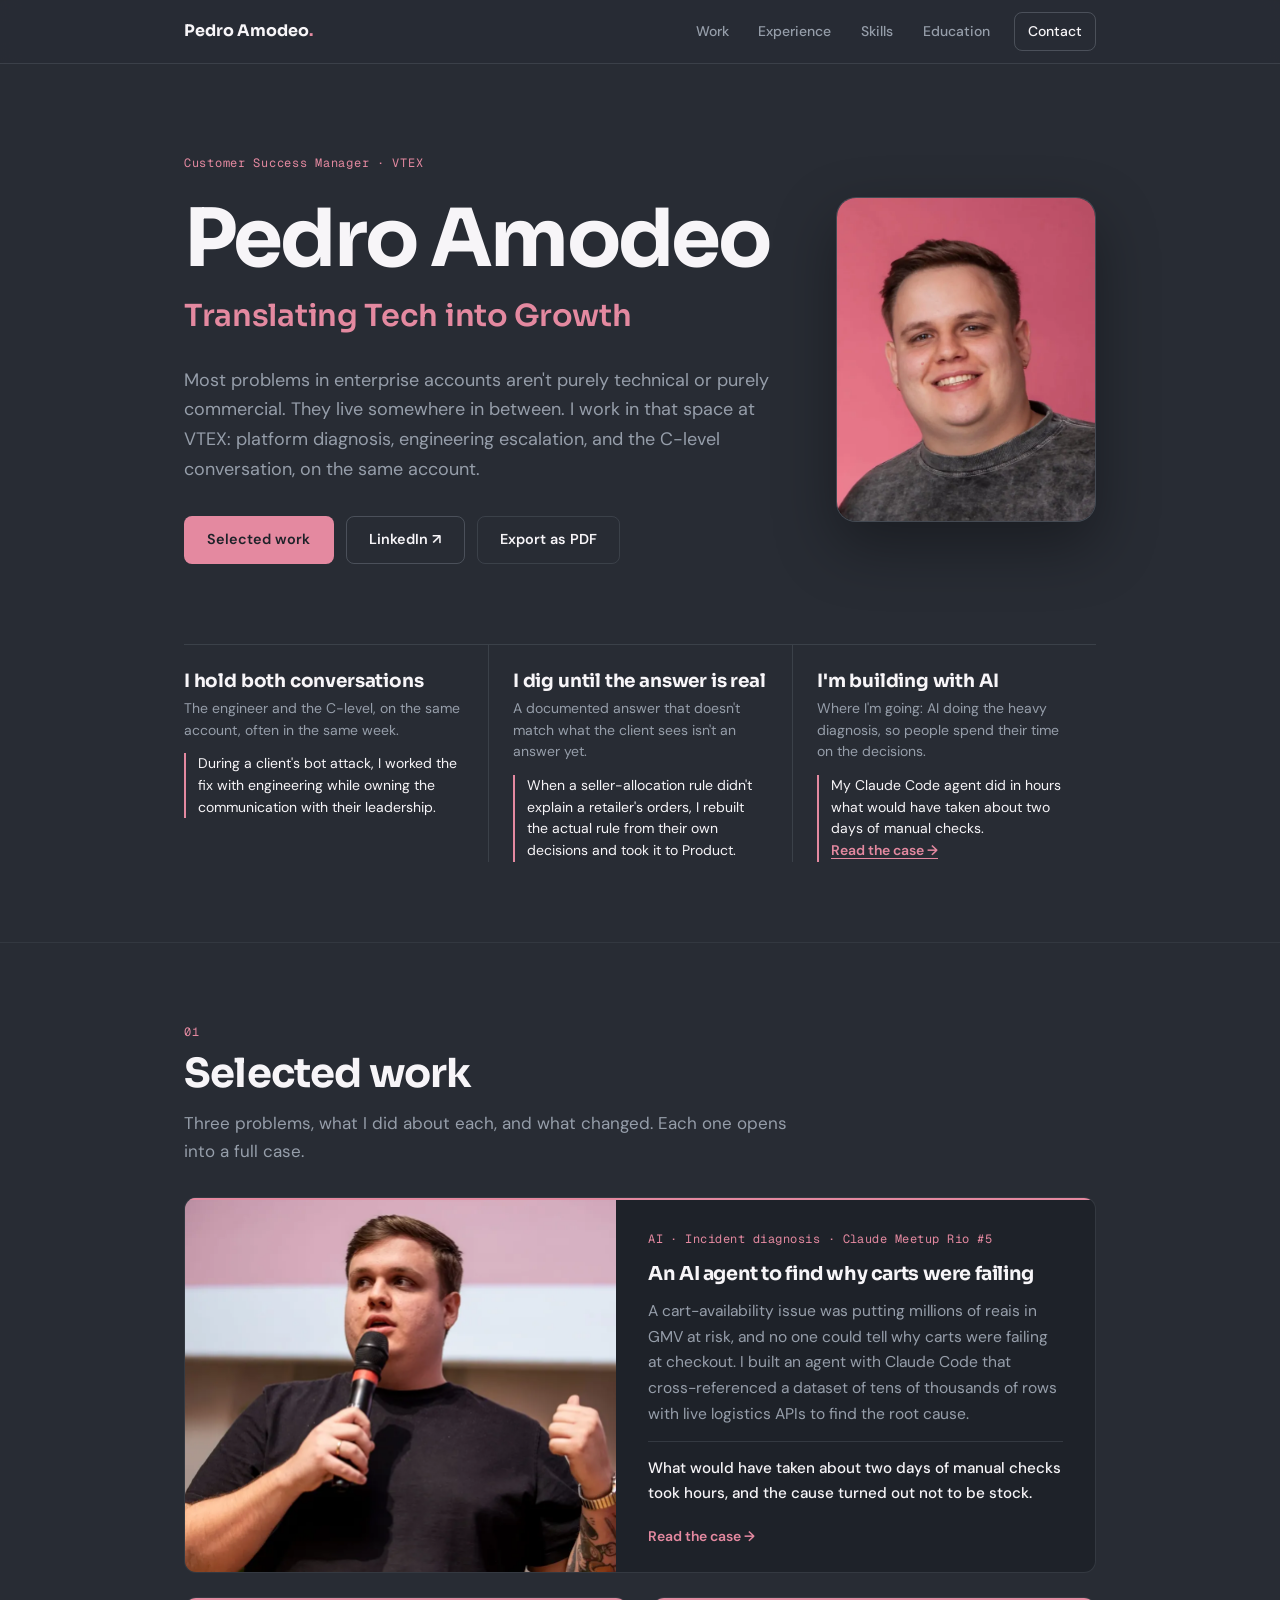
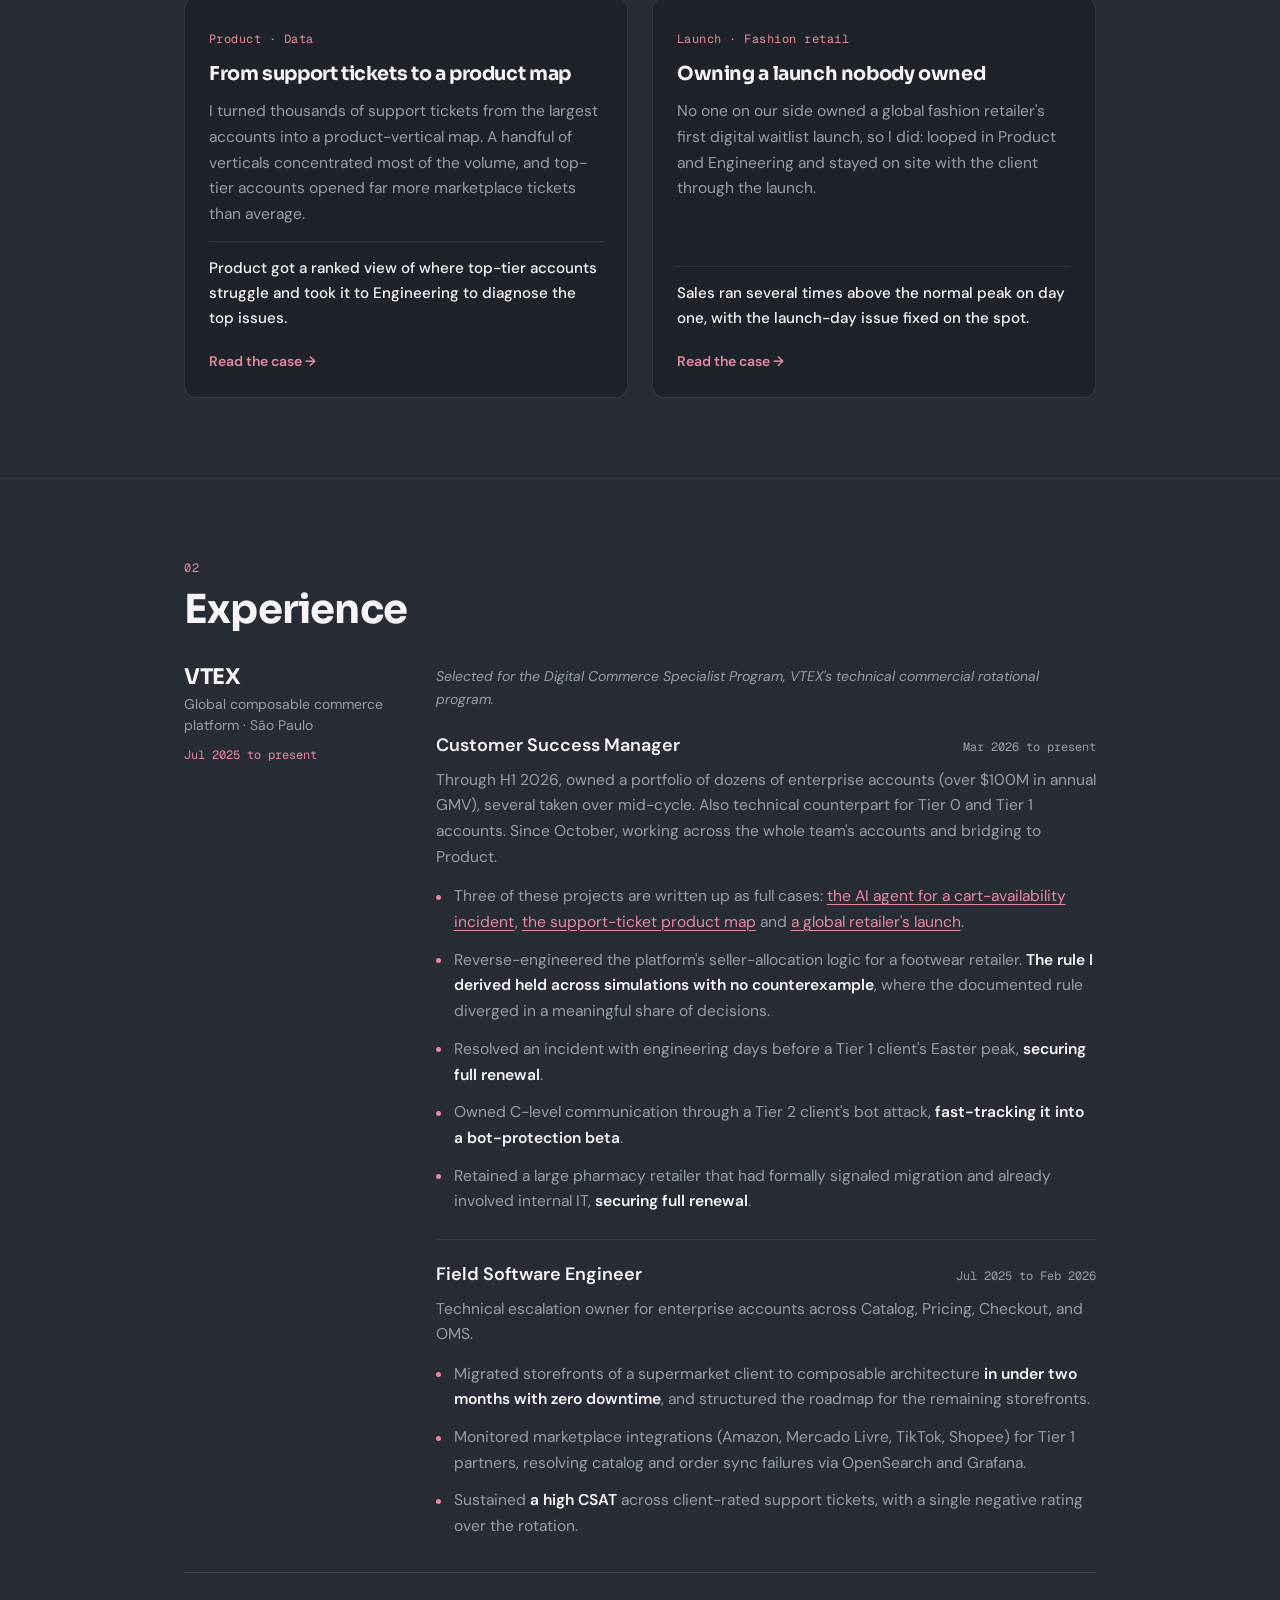
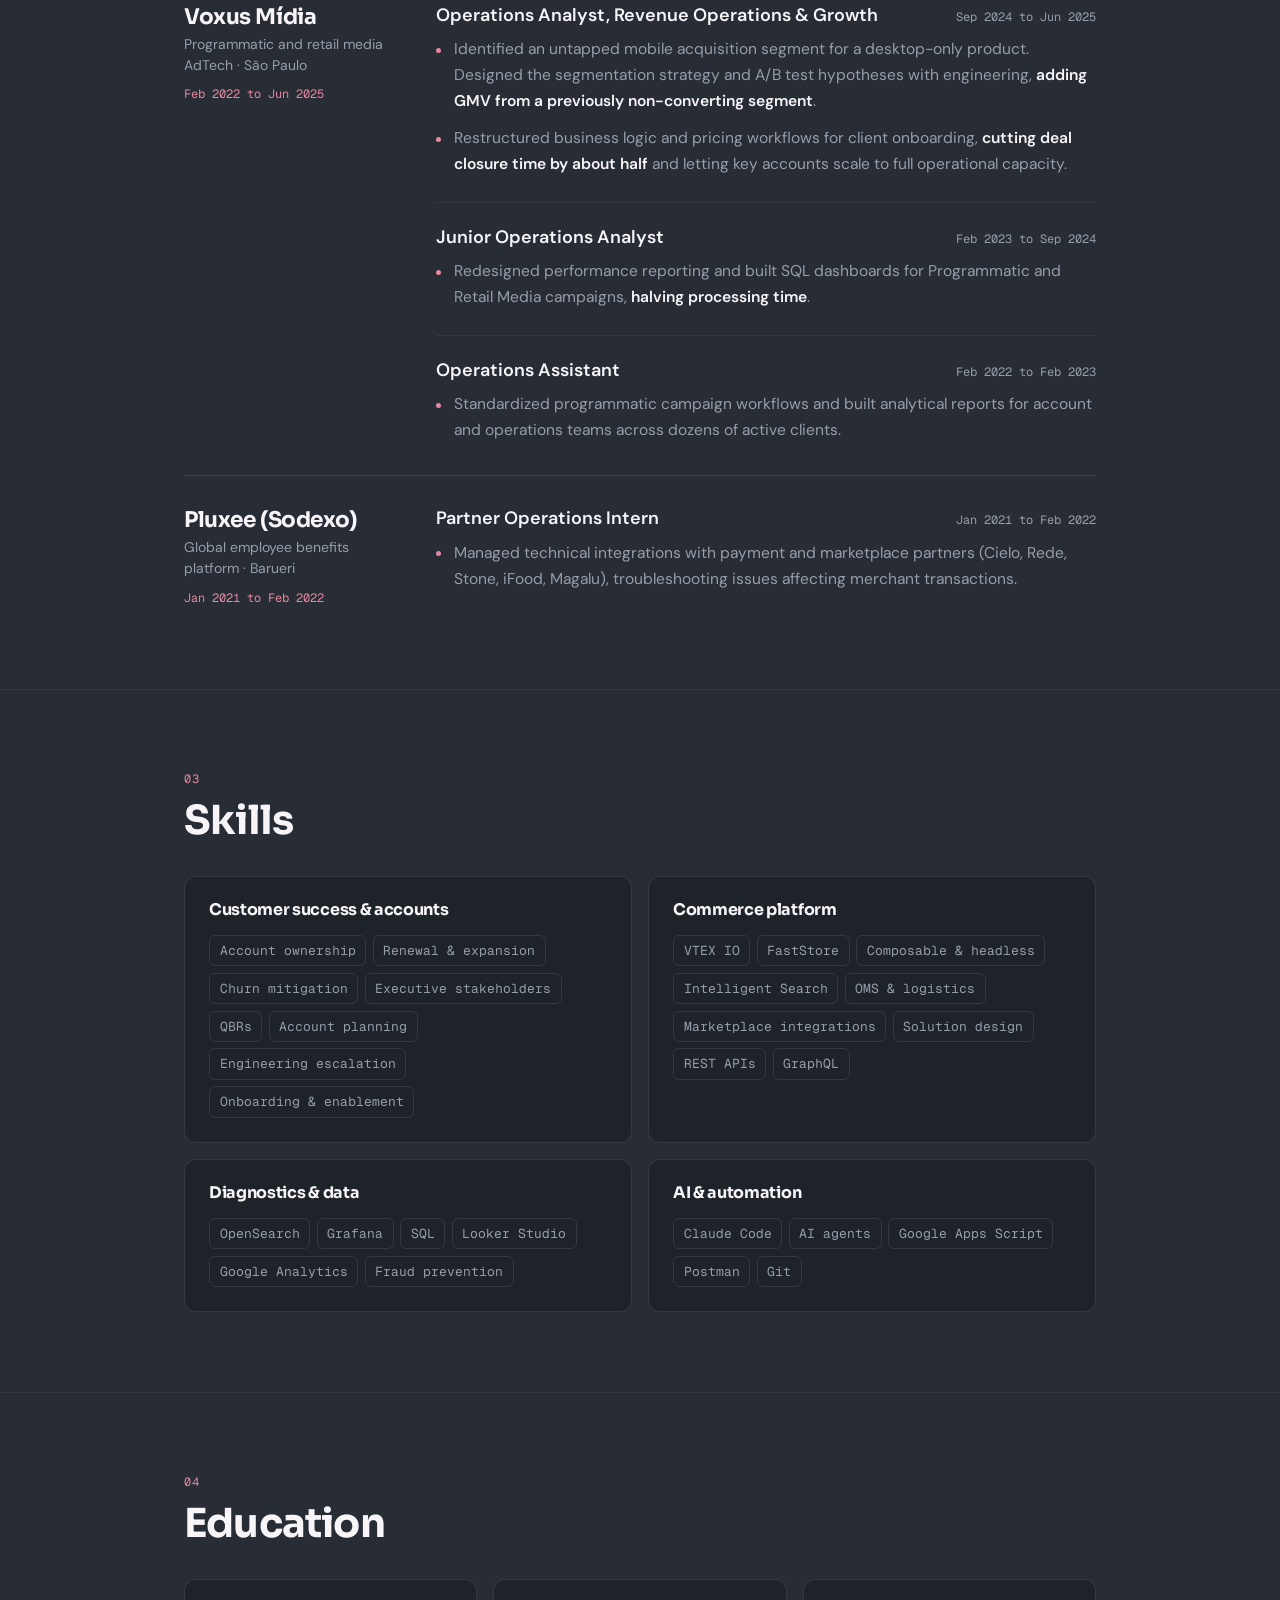
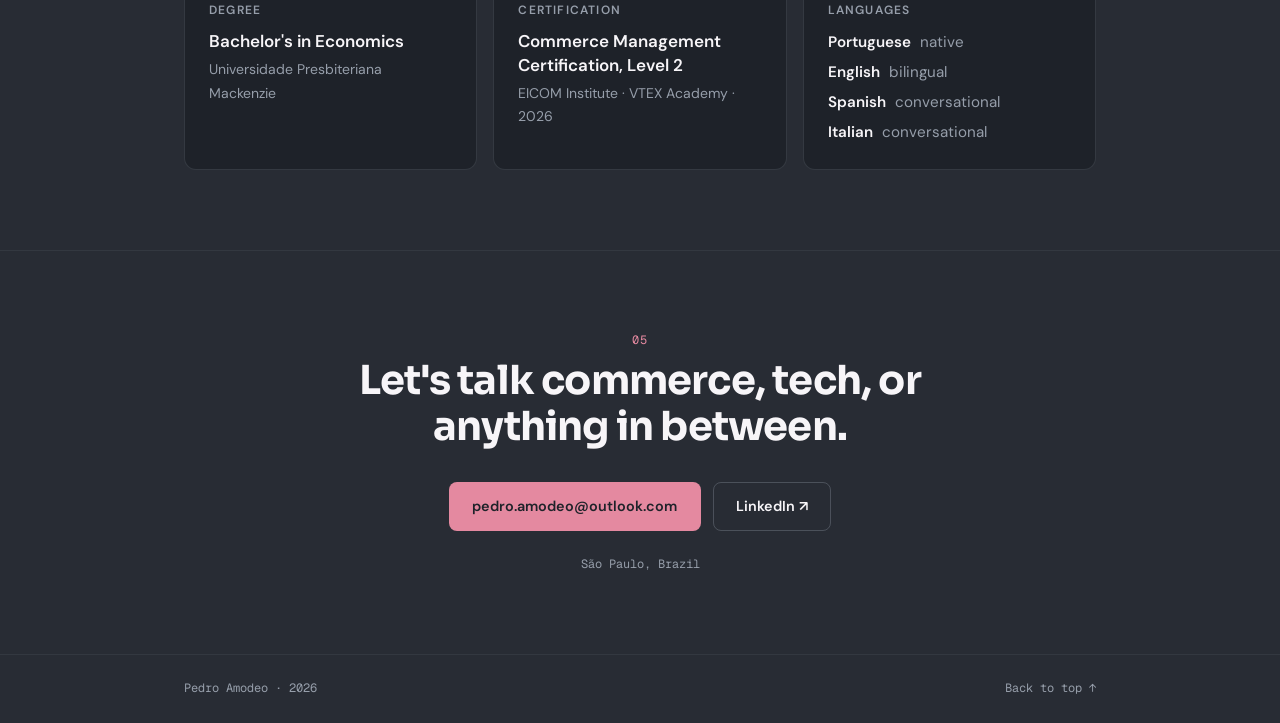
<file: index.html>
<!DOCTYPE html>
<html lang="en">
<head>
  <meta charset="UTF-8">
  <meta name="viewport" content="width=device-width, initial-scale=1.0">
  <title>Pedro Amodeo | Translating Tech into Growth</title>
  <meta name="description" content="Customer Success Manager at VTEX, where technical relationships turn into business growth.">
  <meta name="author" content="Pedro Amodeo">
  <meta name="robots" content="index, follow">
  <meta name="theme-color" content="#282C34">
  <link rel="canonical" href="https://phamodeo.com.br/">

  <!-- Open Graph (LinkedIn, WhatsApp, Slack previews) -->
  <meta property="og:title" content="Pedro Amodeo | Translating Tech into Growth">
  <meta property="og:description" content="Customer Success Manager at VTEX, where technical relationships turn into business growth.">
  <meta property="og:type" content="website">
  <meta property="og:url" content="https://phamodeo.com.br/">
  <meta property="og:image" content="https://phamodeo.com.br/og-image.png?v=3">
  <meta property="og:image:width" content="1200">
  <meta property="og:image:height" content="630">
  <meta property="og:image:alt" content="Pedro Amodeo, Customer Success Manager at VTEX. Translating Tech into Growth.">

  <!-- Twitter/X card -->
  <meta name="twitter:card" content="summary_large_image">
  <meta name="twitter:title" content="Pedro Amodeo | Translating Tech into Growth">
  <meta name="twitter:description" content="Customer Success Manager at VTEX, where technical relationships turn into business growth.">
  <meta name="twitter:image" content="https://phamodeo.com.br/og-image.png?v=3">

  <script type="application/ld+json">
  {
    "@context": "https://schema.org",
    "@type": "Person",
    "name": "Pedro Amodeo",
    "url": "https://phamodeo.com.br/",
    "jobTitle": "Customer Success Manager",
    "worksFor": { "@type": "Organization", "name": "VTEX" },
    "address": { "@type": "PostalAddress", "addressLocality": "São Paulo", "addressCountry": "BR" },
    "alumniOf": { "@type": "CollegeOrUniversity", "name": "Universidade Presbiteriana Mackenzie" },
    "knowsLanguage": ["pt", "en", "es", "it"],
    "sameAs": ["https://www.linkedin.com/in/phamodeo/"]
  }
  </script>

  <link rel="icon" type="image/png" sizes="32x32" href="/favicon-32.png">
  <link rel="icon" type="image/png" sizes="192x192" href="/favicon-192.png">
  <link rel="apple-touch-icon" sizes="180x180" href="/apple-touch-icon.png">
  <link rel="preconnect" href="https://fonts.googleapis.com">
  <link rel="preconnect" href="https://fonts.gstatic.com" crossorigin>
  <link href="https://fonts.googleapis.com/css2?family=DM+Sans:ital,opsz,wght@0,9..40,400..700;1,9..40,400&family=Geist+Mono:wght@400;500&family=Sora:wght@600;700&display=swap" rel="stylesheet">
  <link rel="stylesheet" href="style.css">
</head>
<body>

  <a href="#main" class="skip-link">Skip to content</a>

  <header class="site-header">
    <div class="container header-inner">
      <a href="#top" class="brand" aria-label="Pedro Amodeo, back to top">
        <span class="brand-name">Pedro Amodeo<span class="brand-dot" aria-hidden="true">.</span></span>
      </a>

      <nav class="site-nav" aria-label="Main">
        <ul>
          <li><a href="#work">Work</a></li>
          <li><a href="#experience">Experience</a></li>
          <li><a href="#skills">Skills</a></li>
          <li><a href="#education">Education</a></li>
          <li><a href="#contact" class="nav-cta">Contact</a></li>
        </ul>
      </nav>

      <button type="button" class="nav-hamburger" aria-label="Open menu" aria-expanded="false" aria-controls="nav-drawer">
        <span></span><span></span><span></span>
      </button>
    </div>
  </header>

  <!-- Mobile drawer -->
  <div class="nav-overlay" aria-hidden="true"></div>
  <nav class="nav-drawer" id="nav-drawer" aria-label="Mobile">
    <button type="button" class="nav-drawer-close" aria-label="Close menu">✕</button>
    <ul class="nav-drawer-links">
      <li><a href="#work">Work</a></li>
      <li><a href="#experience">Experience</a></li>
      <li><a href="#skills">Skills</a></li>
      <li><a href="#education">Education</a></li>
      <li><a href="#contact">Contact</a></li>
    </ul>
  </nav>

  <main id="main">

    <!-- HERO -->
    <section id="top" class="hero" aria-labelledby="hero-name">
      <div class="container">
        <div class="hero-main">
          <div class="hero-text">
            <p class="eyebrow">Customer Success Manager · VTEX</p>
            <h1 id="hero-name" class="hero-name">Pedro Amodeo</h1>
            <p class="hero-tagline">Translating Tech into Growth</p>
            <p class="print-only hero-contact">pedro.amodeo@outlook.com · linkedin.com/in/phamodeo · phamodeo.com.br · São Paulo, Brazil</p>
            <p class="hero-bio">
              Most problems in enterprise accounts aren't purely technical or purely commercial.
              They live somewhere in between. I work in that space at VTEX: platform diagnosis,
              engineering escalation, and the C-level conversation, on the same account.
            </p>
            <div class="hero-ctas">
              <a href="#work" class="btn btn-primary">Selected work</a>
              <a href="https://www.linkedin.com/in/phamodeo/" target="_blank" rel="noopener noreferrer" class="btn btn-secondary">LinkedIn ↗</a>
              <a href="/resume.pdf" download="Pedro Amodeo - Resume.pdf" class="btn btn-ghost">Export as PDF</a>
            </div>
          </div>
          <img class="hero-photo" src="img/pedro-amodeo.webp" width="640" height="800"
               alt="Pedro Amodeo, smiling, in front of a pink background" fetchpriority="high">
        </div>

        <ul class="glance" aria-label="How I work">
          <li>
            <span class="glance-value">I hold both conversations</span>
            <span class="glance-label">The engineer and the C-level, on the same account, often in the same week.</span>
            <span class="glance-example">During a client's bot attack, I worked the fix with engineering while owning the communication with their leadership.</span>
          </li>
          <li>
            <span class="glance-value">I dig until the answer is real</span>
            <span class="glance-label">A documented answer that doesn't match what the client sees isn't an answer yet.</span>
            <span class="glance-example">When a seller-allocation rule didn't explain a retailer's orders, I rebuilt the actual rule from their own decisions and took it to Product.</span>
          </li>
          <li>
            <span class="glance-value">I'm building with AI</span>
            <span class="glance-label">Where I'm going: AI doing the heavy diagnosis, so people spend their time on the decisions.</span>
            <span class="glance-example">My Claude Code agent did in hours what would have taken about two days of manual checks. <a class="glance-link" href="cases/ai-agent.html">Read the case →</a></span>
          </li>
        </ul>
      </div>
    </section>

    <!-- SELECTED WORK -->
    <section id="work" aria-labelledby="work-title">
      <div class="container">
        <header class="section-head">
          <p class="section-index">01</p>
          <h2 id="work-title">Selected work</h2>
          <p class="section-lede">Three problems, what I did about each, and what changed. Each one opens into a full case.</p>
        </header>

        <div class="cases">
          <article class="case case--featured case--linked">
            <img class="case-photo" src="img/claude-meetup-rio.webp" width="1000" height="750" loading="lazy"
                 alt="Pedro Amodeo on stage with a microphone, presenting at Claude Meetup Rio #5">
            <div class="case-body">
            <p class="case-kicker">AI · Incident diagnosis · Claude Meetup Rio #5</p>
            <h3>An AI agent to find why carts were failing</h3>
            <p>
              A cart-availability issue was putting millions of reais in GMV at risk, and no one could tell why
              carts were failing at checkout. I built an agent with Claude Code that cross-referenced a dataset
              of tens of thousands of rows with live logistics APIs to find the root cause.
            </p>
            <p class="case-outcome">What would have taken about two days of manual checks took hours, and the cause turned out not to be stock.</p>
            <a class="case-link" href="cases/ai-agent.html">Read the case →</a>
            </div>
          </article>

          <article class="case case--linked">
            <p class="case-kicker">Product · Data</p>
            <h3>From support tickets to a product map</h3>
            <p>
              I turned thousands of support tickets from the largest accounts into a product-vertical map.
              A handful of verticals concentrated most of the volume, and top-tier accounts opened far more
              marketplace tickets than average.
            </p>
            <p class="case-outcome">Product got a ranked view of where top-tier accounts struggle and took it to Engineering to diagnose the top issues.</p>
            <a class="case-link" href="cases/support-tickets.html">Read the case →</a>
          </article>

          <article class="case case--linked">
            <p class="case-kicker">Launch · Fashion retail</p>
            <h3>Owning a launch nobody owned</h3>
            <p>
              No one on our side owned a global fashion retailer's first digital waitlist launch, so I did: looped
              in Product and Engineering and stayed on site with the client through the launch.
            </p>
            <p class="case-outcome">Sales ran several times above the normal peak on day one, with the launch-day issue fixed on the spot.</p>
            <a class="case-link" href="cases/waitlist-launch.html">Read the case →</a>
          </article>

        </div>
      </div>
    </section>

    <!-- EXPERIENCE -->
    <section id="experience" aria-labelledby="experience-title">
      <div class="container">
        <header class="section-head">
          <p class="section-index">02</p>
          <h2 id="experience-title">Experience</h2>
        </header>

        <ol class="timeline">

          <li class="employer">
            <div class="employer-head">
              <h3 class="employer-name">VTEX</h3>
              <p class="employer-meta">Global composable commerce platform · São Paulo</p>
              <p class="employer-period">Jul 2025 to present</p>
            </div>
            <div class="employer-body">
              <p class="employer-note">Selected for the Digital Commerce Specialist Program, VTEX's technical commercial rotational program.</p>

              <div class="role">
                <div class="role-head">
                  <h4 class="role-title">Customer Success Manager</h4>
                  <span class="role-period">Mar 2026 to present</span>
                </div>
                <p class="role-desc">
                  Through H1 2026, owned a portfolio of dozens of enterprise accounts (over $100M in annual GMV),
                  several taken over mid-cycle. Also technical counterpart for Tier 0 and Tier 1 accounts.
                  Since October, working across the whole team's accounts and bridging to Product.
                </p>
                <ul class="bullets">
                  <li>Three of these projects are written up as full cases: <a href="cases/ai-agent.html">the AI agent for a cart-availability incident</a>, <a href="cases/support-tickets.html">the support-ticket product map</a> and <a href="cases/waitlist-launch.html">a global retailer's launch</a>.</li>
                <li>Reverse-engineered the platform's seller-allocation logic for a footwear retailer. <strong>The rule I derived held across simulations with no counterexample</strong>, where the documented rule diverged in a meaningful share of decisions.</li>
                <li>Resolved an incident with engineering days before a Tier 1 client's Easter peak, <strong>securing full renewal</strong>.</li>
                <li>Owned C-level communication through a Tier 2 client's bot attack, <strong>fast-tracking it into a bot-protection beta</strong>.</li>
                <li>Retained a large pharmacy retailer that had formally signaled migration and already involved internal IT, <strong>securing full renewal</strong>.</li>
              </ul>
              </div>

              <div class="role">
                <div class="role-head">
                  <h4 class="role-title">Field Software Engineer</h4>
                  <span class="role-period">Jul 2025 to Feb 2026</span>
                </div>
                <p class="role-desc">Technical escalation owner for enterprise accounts across Catalog, Pricing, Checkout, and OMS.</p>
                <ul class="bullets">
                  <li>Migrated storefronts of a supermarket client to composable architecture <strong>in under two months with zero downtime</strong>, and structured the roadmap for the remaining storefronts.</li>
                  <li>Monitored marketplace integrations (Amazon, Mercado Livre, TikTok, Shopee) for Tier 1 partners, resolving catalog and order sync failures via OpenSearch and Grafana.</li>
                  <li>Sustained <strong>a high CSAT</strong> across client-rated support tickets, with a single negative rating over the rotation.</li>
                </ul>
              </div>
            </div>
          </li>

          <li class="employer">
            <div class="employer-head">
              <h3 class="employer-name">Voxus Mídia</h3>
              <p class="employer-meta">Programmatic and retail media AdTech · São Paulo</p>
              <p class="employer-period">Feb 2022 to Jun 2025</p>
            </div>
            <div class="employer-body">

              <div class="role">
                <div class="role-head">
                  <h4 class="role-title">Operations Analyst, Revenue Operations &amp; Growth</h4>
                  <span class="role-period">Sep 2024 to Jun 2025</span>
                </div>
                <ul class="bullets">
                  <li>Identified an untapped mobile acquisition segment for a desktop-only product. Designed the segmentation strategy and A/B test hypotheses with engineering, <strong>adding GMV from a previously non-converting segment</strong>.</li>
                  <li>Restructured business logic and pricing workflows for client onboarding, <strong>cutting deal closure time by about half</strong> and letting key accounts scale to full operational capacity.</li>
                </ul>
              </div>

              <div class="role">
                <div class="role-head">
                  <h4 class="role-title">Junior Operations Analyst</h4>
                  <span class="role-period">Feb 2023 to Sep 2024</span>
                </div>
                <ul class="bullets">
                  <li>Redesigned performance reporting and built SQL dashboards for Programmatic and Retail Media campaigns, <strong>halving processing time</strong>.</li>
                </ul>
              </div>

              <div class="role">
                <div class="role-head">
                  <h4 class="role-title">Operations Assistant</h4>
                  <span class="role-period">Feb 2022 to Feb 2023</span>
                </div>
                <ul class="bullets">
                  <li>Standardized programmatic campaign workflows and built analytical reports for account and operations teams across dozens of active clients.</li>
                </ul>
              </div>
            </div>
          </li>

          <li class="employer">
            <div class="employer-head">
              <h3 class="employer-name">Pluxee (Sodexo)</h3>
              <p class="employer-meta">Global employee benefits platform · Barueri</p>
              <p class="employer-period">Jan 2021 to Feb 2022</p>
            </div>
            <div class="employer-body">

              <div class="role">
                <div class="role-head">
                  <h4 class="role-title">Partner Operations Intern</h4>
                  <span class="role-period">Jan 2021 to Feb 2022</span>
                </div>
                <ul class="bullets">
                  <li>Managed technical integrations with payment and marketplace partners (Cielo, Rede, Stone, iFood, Magalu), troubleshooting issues affecting merchant transactions.</li>
                </ul>
              </div>
            </div>
          </li>

        </ol>
      </div>
    </section>

    <!-- SKILLS -->
    <section id="skills" aria-labelledby="skills-title">
      <div class="container">
        <header class="section-head">
          <p class="section-index">03</p>
          <h2 id="skills-title">Skills</h2>
        </header>

        <div class="skills-grid">
          <div class="card skill-group">
            <h3>Customer success &amp; accounts</h3>
            <ul class="tags">
              <li>Account ownership</li>
              <li>Renewal &amp; expansion</li>
              <li>Churn mitigation</li>
              <li>Executive stakeholders</li>
              <li>QBRs</li>
              <li>Account planning</li>
              <li>Engineering escalation</li>
              <li>Onboarding &amp; enablement</li>
            </ul>
          </div>

          <div class="card skill-group">
            <h3>Commerce platform</h3>
            <ul class="tags">
              <li>VTEX IO</li>
              <li>FastStore</li>
              <li>Composable &amp; headless</li>
              <li>Intelligent Search</li>
              <li>OMS &amp; logistics</li>
              <li>Marketplace integrations</li>
              <li>Solution design</li>
              <li>REST APIs</li>
              <li>GraphQL</li>
            </ul>
          </div>

          <div class="card skill-group">
            <h3>Diagnostics &amp; data</h3>
            <ul class="tags">
              <li>OpenSearch</li>
              <li>Grafana</li>
              <li>SQL</li>
              <li>Looker Studio</li>
              <li>Google Analytics</li>
              <li>Fraud prevention</li>
            </ul>
          </div>

          <div class="card skill-group">
            <h3>AI &amp; automation</h3>
            <ul class="tags">
              <li>Claude Code</li>
              <li>AI agents</li>
              <li>Google Apps Script</li>
              <li>Postman</li>
              <li>Git</li>
            </ul>
          </div>
        </div>
      </div>
    </section>

    <!-- EDUCATION -->
    <section id="education" aria-labelledby="education-title">
      <div class="container">
        <header class="section-head">
          <p class="section-index">04</p>
          <h2 id="education-title">Education</h2>
        </header>

        <div class="edu-grid">
          <div class="card">
            <h3 class="subhead">Degree</h3>
            <p class="item-title">Bachelor's in Economics</p>
            <p class="item-meta">Universidade Presbiteriana Mackenzie</p>
          </div>
          <div class="card">
            <h3 class="subhead">Certification</h3>
            <p class="item-title">Commerce Management Certification, Level 2</p>
            <p class="item-meta">EICOM Institute · VTEX Academy · 2026</p>
          </div>
          <div class="card">
            <h3 class="subhead">Languages</h3>
            <ul class="lang-list">
              <li><strong>Portuguese</strong> native</li>
              <li><strong>English</strong> bilingual</li>
              <li><strong>Spanish</strong> conversational</li>
              <li><strong>Italian</strong> conversational</li>
            </ul>
          </div>
        </div>
      </div>
    </section>

    <!-- CONTACT -->
    <section id="contact" class="contact" aria-labelledby="contact-title">
      <div class="container">
        <p class="section-index">05</p>
        <h2 id="contact-title">Let's talk commerce, tech, or anything in between.</h2>
        <div class="contact-links">
          <a href="mailto:pedro.amodeo@outlook.com" class="btn btn-primary">pedro.amodeo@outlook.com</a>
          <a href="https://www.linkedin.com/in/phamodeo/" target="_blank" rel="noopener noreferrer" class="btn btn-secondary">LinkedIn ↗</a>
        </div>
        <p class="contact-location">São Paulo, Brazil</p>
      </div>
    </section>

  </main>

  <footer class="footer">
    <div class="container">
      <span>Pedro Amodeo · 2026</span>
      <a href="#top">Back to top ↑</a>
    </div>
  </footer>

  <script src="site.js" defer></script>
</body>
</html>
</file>
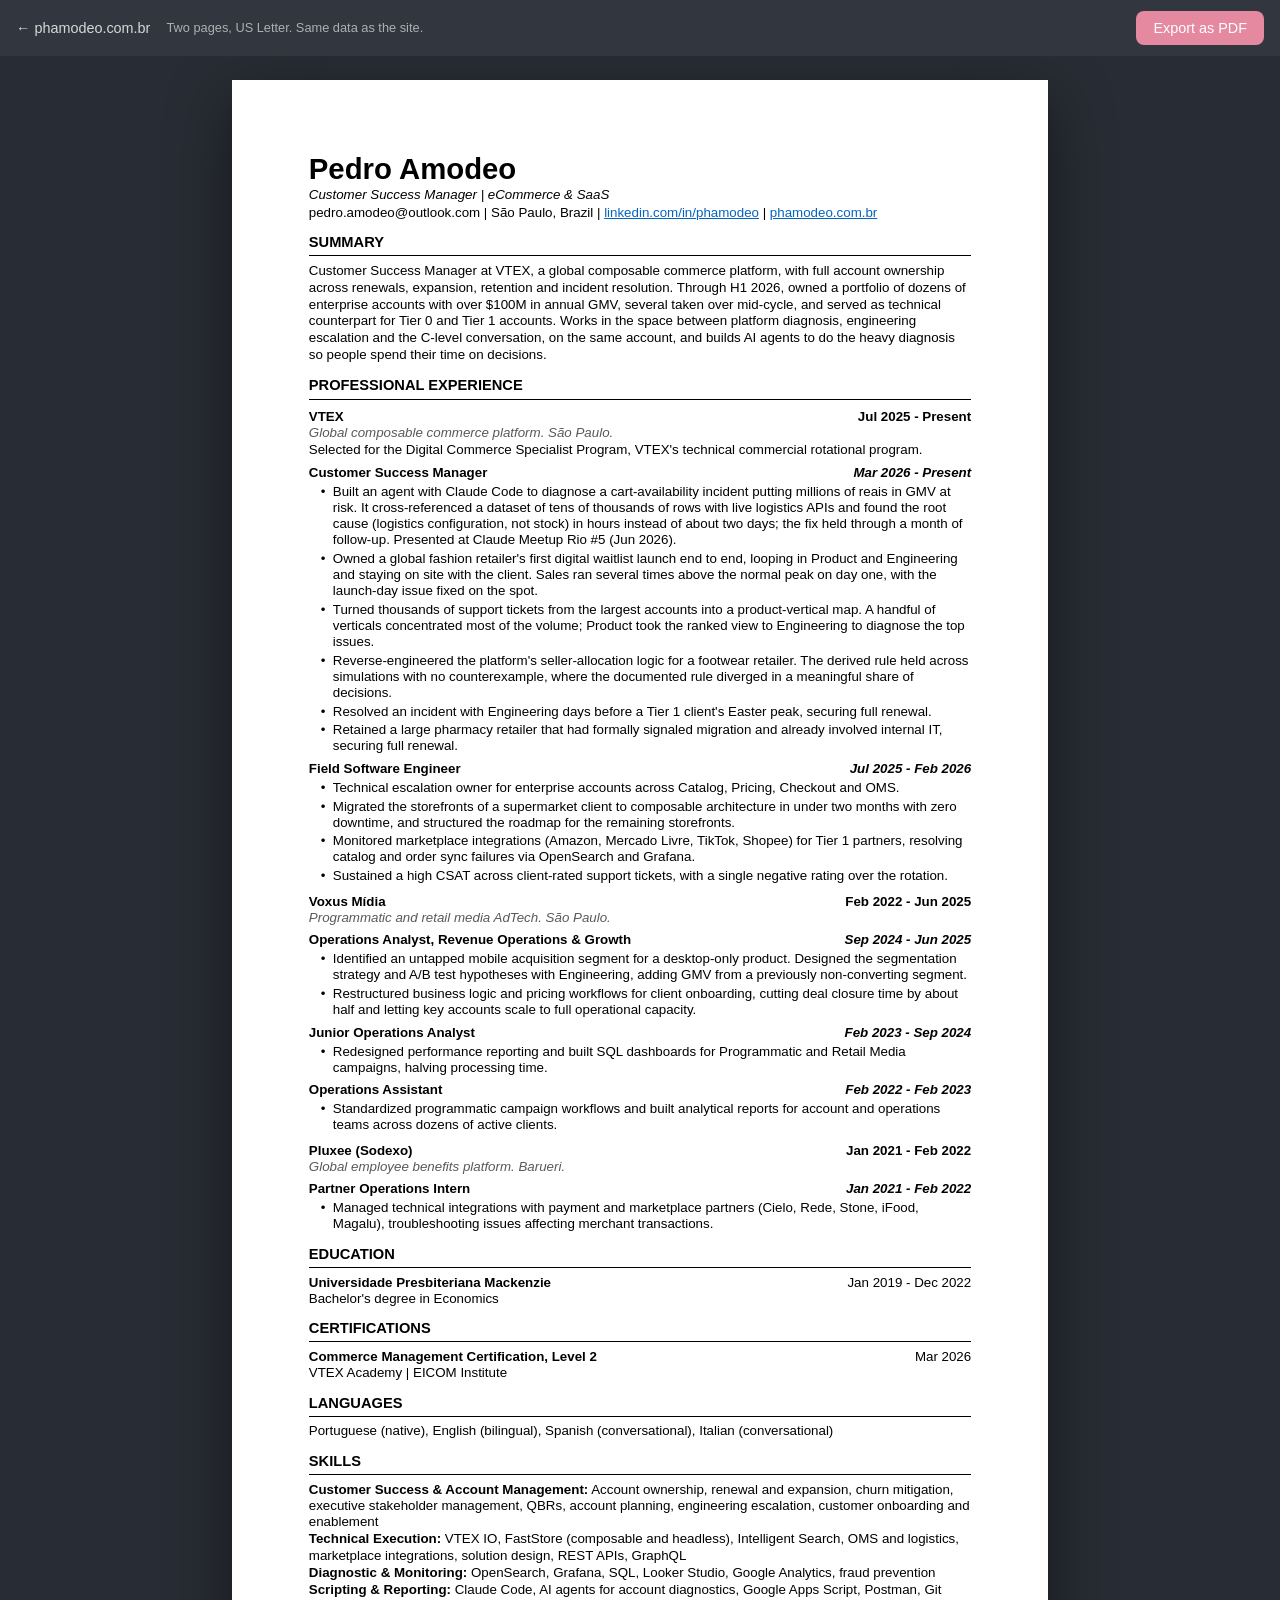
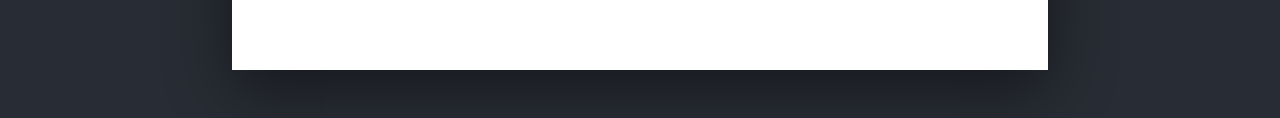
<file: cv.html>
<!DOCTYPE html>
<html lang="en">
<head>
  <meta charset="UTF-8">
  <meta name="viewport" content="width=device-width, initial-scale=1.0">
  <title>Pedro Amodeo - Resume</title>
  <meta name="description" content="Resume of Pedro Amodeo, Customer Success Manager at VTEX. Same data as the site, laid out as a two-page CV.">
  <meta name="author" content="Pedro Amodeo">
  <meta name="robots" content="index, follow">
  <meta name="theme-color" content="#282C34">
  <link rel="canonical" href="https://phamodeo.com.br/cv.html">
  <meta property="og:title" content="Pedro Amodeo - Resume">
  <meta property="og:description" content="Customer Success Manager at VTEX. Two-page resume, same data as phamodeo.com.br.">
  <meta property="og:type" content="profile">
  <meta property="og:url" content="https://phamodeo.com.br/cv.html">
  <meta property="og:image" content="https://phamodeo.com.br/og-image.png?v=3">
  <link rel="icon" type="image/png" sizes="32x32" href="/favicon-32.png">
  <link rel="icon" type="image/png" sizes="192x192" href="/favicon-192.png">
  <link rel="apple-touch-icon" sizes="180x180" href="/apple-touch-icon.png">
  <style>
    /* Layout mirrors the pedro-classic template (Pedro_Amodeo_Resume.docx):
       US Letter, 0.75in top/bottom, 0.8in sides, Arial 10pt, name 22pt bold,
       section headers 11pt bold caps with a 0.75pt rule, dates on the right,
       everything left-aligned. Dates use an ASCII hyphen for ATS parsers. */
    :root {
      --paper: #fff;
      --ink: #000;
      --gray: #595959;
      --link: #0563C1;
      --rule: #000;
      --bg: #282C34;
      --bar: #32363f;
      --accent: #E489A0;
    }
    * { box-sizing: border-box; margin: 0; padding: 0; }
    html { -webkit-text-size-adjust: 100%; }
    body {
      background: var(--bg);
      font-family: Arial, "Helvetica Neue", Helvetica, sans-serif;
      font-size: 10pt;
      line-height: 12.07pt;
      color: var(--ink);
      text-align: left;
      hyphens: none;
      -webkit-hyphens: none;
      -webkit-font-smoothing: antialiased;
    }
    a { color: inherit; text-decoration: none; }

    /* Screen-only toolbar */
    .bar {
      position: sticky;
      top: 0;
      z-index: 10;
      display: flex;
      align-items: center;
      justify-content: space-between;
      gap: 1rem;
      padding: 0.7rem 1rem;
      background: var(--bar);
      color: #fff;
      font-size: 0.9rem;
    }
    .bar-left { display: flex; align-items: center; gap: 1rem; }
    .bar a, .bar button { color: #fff; font: inherit; }
    .bar-back { opacity: 0.8; }
    .bar-back:hover { opacity: 1; color: var(--accent); }
    .bar-note { opacity: 0.6; font-size: 0.8rem; }
    .bar-print {
      cursor: pointer;
      padding: 0.5rem 1rem;
      border: 1px solid transparent;
      border-radius: 8px;
      background: var(--accent);
      color: var(--bg);
      font-weight: 700;
    }
    .bar-print:hover { filter: brightness(1.08); }
    .bar-print:focus-visible { outline: 2px solid #fff; outline-offset: 2px; }

    /* The sheet */
    .sheet {
      width: 8.5in;
      max-width: 100%;
      margin: 1.5rem auto 3rem;
      padding: 0.75in 0.8in;
      background: var(--paper);
      box-shadow: 0 20px 60px rgba(0, 0, 0, 0.45);
    }
    @media (max-width: 8.5in) {
      .sheet { margin: 0; padding: 0.6in 0.5in; box-shadow: none; }
    }

    /* Header */
    .name { font-size: 22pt; line-height: 25pt; font-weight: 700; }
    .subtitle { margin-top: 1pt; font-style: italic; }
    .contact { margin-top: 1pt; }
    .contact a { color: var(--link); text-decoration: underline; }

    /* Sections: 10pt before, 11pt bold caps, 0.75pt rule 3pt below, 5pt after */
    h2 {
      margin-top: 10pt;
      padding-bottom: 3pt;
      border-bottom: 0.75pt solid var(--rule);
      font-size: 11pt;
      line-height: 13pt;
      font-weight: 700;
      text-transform: uppercase;
      margin-bottom: 5pt;
      break-after: avoid;
    }
    .summary { line-height: 12.64pt; }

    /* Dated lines: text left, date right, never wrapping the date */
    .dated { display: flex; justify-content: space-between; gap: 1rem; align-items: baseline; }
    .dated > :last-child { flex-shrink: 0; white-space: nowrap; }

    .company { margin-top: 7pt; break-inside: avoid; }
    .company .dated { font-weight: 700; }
    .company-desc { font-style: italic; color: var(--gray); }
    .context { margin-top: 1pt; }
    .role { margin-top: 5pt; break-inside: avoid; }
    .role .dated > :first-child { font-weight: 700; }
    .role .dated > :last-child { font-style: italic; }
    ul.bullets { margin-top: 1.5pt; padding-left: 0.25in; list-style: none; }
    ul.bullets li { position: relative; margin-top: 2pt; }
    ul.bullets li::before { content: "\2022"; position: absolute; left: -0.125in; }

    .entry { margin-top: 3pt; break-inside: avoid; }
    .entry .dated > :first-child { font-weight: 700; }
    .skill { margin-top: 1pt; }
    .skill b { font-weight: 700; }

    @media print {
      @page { size: letter; margin: 0.75in 0.8in; }
      body { background: #fff; }
      .bar { display: none; }
      .sheet { width: auto; max-width: none; margin: 0; padding: 0; box-shadow: none; }
      a { color: inherit; }
      .contact a { color: var(--link); }
    }
  </style>
</head>
<body>

  <div class="bar" role="toolbar" aria-label="Resume actions">
    <div class="bar-left">
      <a href="/" class="bar-back">← phamodeo.com.br</a>
      <span class="bar-note">Two pages, US Letter. Same data as the site.</span>
    </div>
    <button type="button" class="bar-print" id="print">Export as PDF</button>
  </div>

  <main class="sheet" id="main">

    <header>
      <h1 class="name">Pedro Amodeo</h1>
      <p class="subtitle">Customer Success Manager | eCommerce &amp; SaaS</p>
      <p class="contact">pedro.amodeo@outlook.com | São Paulo, Brazil | <a href="https://www.linkedin.com/in/phamodeo/">linkedin.com/in/phamodeo</a> | <a href="https://phamodeo.com.br/">phamodeo.com.br</a></p>
    </header>

    <h2>Summary</h2>
    <p class="summary">
      Customer Success Manager at VTEX, a global composable commerce platform, with full account ownership across renewals, expansion, retention and incident resolution. Through H1 2026, owned a portfolio of dozens of enterprise accounts with over $100M in annual GMV, several taken over mid-cycle, and served as technical counterpart for Tier 0 and Tier 1 accounts. Works in the space between platform diagnosis, engineering escalation and the C-level conversation, on the same account, and builds AI agents to do the heavy diagnosis so people spend their time on decisions.
    </p>

    <h2>Professional Experience</h2>

    <section class="company">
      <div class="dated"><span>VTEX</span><span>Jul 2025 - Present</span></div>
      <p class="company-desc">Global composable commerce platform. São Paulo.</p>
      <p class="context">Selected for the Digital Commerce Specialist Program, VTEX's technical commercial rotational program.</p>

      <div class="role">
        <div class="dated"><span>Customer Success Manager</span><span>Mar 2026 - Present</span></div>
        <ul class="bullets">
          <li>Built an agent with Claude Code to diagnose a cart-availability incident putting millions of reais in GMV at risk. It cross-referenced a dataset of tens of thousands of rows with live logistics APIs and found the root cause (logistics configuration, not stock) in hours instead of about two days; the fix held through a month of follow-up. Presented at Claude Meetup Rio #5 (Jun 2026).</li>
          <li>Owned a global fashion retailer's first digital waitlist launch end to end, looping in Product and Engineering and staying on site with the client. Sales ran several times above the normal peak on day one, with the launch-day issue fixed on the spot.</li>
          <li>Turned thousands of support tickets from the largest accounts into a product-vertical map. A handful of verticals concentrated most of the volume; Product took the ranked view to Engineering to diagnose the top issues.</li>
          <li>Reverse-engineered the platform's seller-allocation logic for a footwear retailer. The derived rule held across simulations with no counterexample, where the documented rule diverged in a meaningful share of decisions.</li>
          <li>Resolved an incident with Engineering days before a Tier 1 client's Easter peak, securing full renewal.</li>
          <li>Retained a large pharmacy retailer that had formally signaled migration and already involved internal IT, securing full renewal.</li>
        </ul>
      </div>

      <div class="role">
        <div class="dated"><span>Field Software Engineer</span><span>Jul 2025 - Feb 2026</span></div>
        <ul class="bullets">
          <li>Technical escalation owner for enterprise accounts across Catalog, Pricing, Checkout and OMS.</li>
          <li>Migrated the storefronts of a supermarket client to composable architecture in under two months with zero downtime, and structured the roadmap for the remaining storefronts.</li>
          <li>Monitored marketplace integrations (Amazon, Mercado Livre, TikTok, Shopee) for Tier 1 partners, resolving catalog and order sync failures via OpenSearch and Grafana.</li>
          <li>Sustained a high CSAT across client-rated support tickets, with a single negative rating over the rotation.</li>
        </ul>
      </div>
    </section>

    <section class="company">
      <div class="dated"><span>Voxus Mídia</span><span>Feb 2022 - Jun 2025</span></div>
      <p class="company-desc">Programmatic and retail media AdTech. São Paulo.</p>

      <div class="role">
        <div class="dated"><span>Operations Analyst, Revenue Operations &amp; Growth</span><span>Sep 2024 - Jun 2025</span></div>
        <ul class="bullets">
          <li>Identified an untapped mobile acquisition segment for a desktop-only product. Designed the segmentation strategy and A/B test hypotheses with Engineering, adding GMV from a previously non-converting segment.</li>
          <li>Restructured business logic and pricing workflows for client onboarding, cutting deal closure time by about half and letting key accounts scale to full operational capacity.</li>
        </ul>
      </div>

      <div class="role">
        <div class="dated"><span>Junior Operations Analyst</span><span>Feb 2023 - Sep 2024</span></div>
        <ul class="bullets">
          <li>Redesigned performance reporting and built SQL dashboards for Programmatic and Retail Media campaigns, halving processing time.</li>
        </ul>
      </div>

      <div class="role">
        <div class="dated"><span>Operations Assistant</span><span>Feb 2022 - Feb 2023</span></div>
        <ul class="bullets">
          <li>Standardized programmatic campaign workflows and built analytical reports for account and operations teams across dozens of active clients.</li>
        </ul>
      </div>
    </section>

    <section class="company">
      <div class="dated"><span>Pluxee (Sodexo)</span><span>Jan 2021 - Feb 2022</span></div>
      <p class="company-desc">Global employee benefits platform. Barueri.</p>

      <div class="role">
        <div class="dated"><span>Partner Operations Intern</span><span>Jan 2021 - Feb 2022</span></div>
        <ul class="bullets">
          <li>Managed technical integrations with payment and marketplace partners (Cielo, Rede, Stone, iFood, Magalu), troubleshooting issues affecting merchant transactions.</li>
        </ul>
      </div>
    </section>

    <h2>Education</h2>
    <div class="entry">
      <div class="dated"><span>Universidade Presbiteriana Mackenzie</span><span>Jan 2019 - Dec 2022</span></div>
      <p>Bachelor's degree in Economics</p>
    </div>

    <h2>Certifications</h2>
    <div class="entry">
      <div class="dated"><span>Commerce Management Certification, Level 2</span><span>Mar 2026</span></div>
      <p>VTEX Academy | EICOM Institute</p>
    </div>

    <h2>Languages</h2>
    <p>Portuguese (native), English (bilingual), Spanish (conversational), Italian (conversational)</p>

    <h2>Skills</h2>
    <p class="skill"><b>Customer Success &amp; Account Management:</b> Account ownership, renewal and expansion, churn mitigation, executive stakeholder management, QBRs, account planning, engineering escalation, customer onboarding and enablement</p>
    <p class="skill"><b>Technical Execution:</b> VTEX IO, FastStore (composable and headless), Intelligent Search, OMS and logistics, marketplace integrations, solution design, REST APIs, GraphQL</p>
    <p class="skill"><b>Diagnostic &amp; Monitoring:</b> OpenSearch, Grafana, SQL, Looker Studio, Google Analytics, fraud prevention</p>
    <p class="skill"><b>Scripting &amp; Reporting:</b> Claude Code, AI agents for account diagnostics, Google Apps Script, Postman, Git</p>

  </main>

  <script>
    document.getElementById('print').addEventListener('click', function () { window.print(); });
    // Reached through the site's "Export as PDF" button: open the print dialog once fonts are in.
    if (/[?&]export=1/.test(location.search)) {
      history.replaceState(null, '', location.pathname);
      window.addEventListener('load', function () { window.print(); });
    }
  </script>
</body>
</html>
</file>
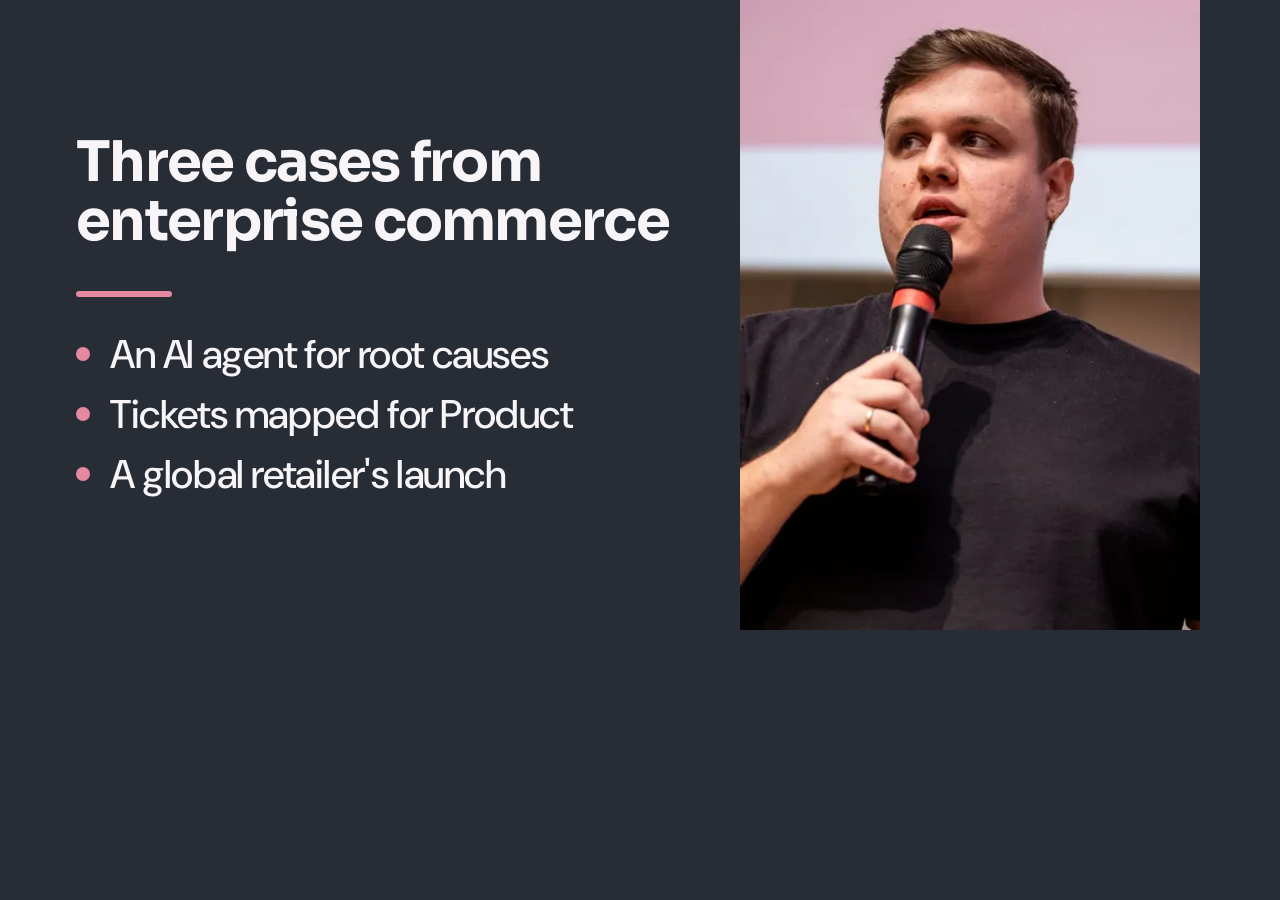
<file: og-image.html>
<!DOCTYPE html>
<html lang="en">
<head>
  <meta charset="UTF-8">
  <meta name="viewport" content="width=1200">
  <title>OG Image, Pedro Amodeo</title>
  <!--
    Source for og-image.png (1200x630). Render with headless Chrome against the
    local server so fonts and the photo load:
    chrome --headless=new --window-size=1200,630 --screenshot=og-image.png http://localhost:3000/og-image.html

    Purpose: the card sits next to Pedro's avatar, name and headline on LinkedIn,
    so it does not repeat them. It promises what the site has that the profile
    doesn't: the cases. LinkedIn shows it at ~550px (web) and ~350px (app),
    so every text line is 36px or larger here and colors are high contrast.
  -->
  <link rel="preconnect" href="https://fonts.googleapis.com">
  <link rel="preconnect" href="https://fonts.gstatic.com" crossorigin>
  <link href="https://fonts.googleapis.com/css2?family=DM+Sans:opsz,wght@9..40,500&family=Sora:wght@600;700&display=swap" rel="stylesheet">
  <style>
    *, *::before, *::after { box-sizing: border-box; margin: 0; padding: 0; }

    html, body {
      width: 1200px;
      height: 630px;
      overflow: hidden;
      background: #282C34;
      -webkit-font-smoothing: antialiased;
    }

    body {
      display: grid;
      grid-template-columns: 1fr 460px;
    }

    .text {
      display: flex;
      flex-direction: column;
      justify-content: center;
      padding: 0 48px 0 76px;
    }

    .headline {
      font-family: 'Sora', sans-serif;
      font-size: 56px;
      font-weight: 700;
      color: #F7F5F8;
      letter-spacing: -0.03em;
      line-height: 1.05;
    }

    .nowrap { white-space: nowrap; }

    .divider {
      width: 96px;
      height: 6px;
      border-radius: 3px;
      background: #E489A0;
      margin: 40px 0 34px;
    }

    .topics {
      list-style: none;
      display: flex;
      flex-direction: column;
      gap: 14px;
    }

    .topics li {
      font-family: 'DM Sans', sans-serif;
      font-size: 40px;
      font-weight: 500;
      color: #F7F5F8;
      letter-spacing: -0.01em;
      line-height: 1.15;
      display: flex;
      align-items: center;
      gap: 20px;
    }

    .topics li::before {
      content: '';
      flex: none;
      width: 14px;
      height: 14px;
      border-radius: 50%;
      background: #E489A0;
    }

    .photo {
      width: 460px;
      height: 630px;
      object-fit: cover;
      object-position: 48% 50%;
      display: block;
    }
  </style>
</head>
<body>
  <div class="text">
    <h1 class="headline">Three cases from<br><span class="nowrap">enterprise commerce</span></h1>
    <div class="divider"></div>
    <ul class="topics">
      <li>An AI agent for root causes</li>
      <li>Tickets mapped for Product</li>
      <li>A global retailer's launch</li>
    </ul>
  </div>
  <img class="photo" src="img/claude-meetup-rio.webp" alt="">
</body>
</html>
</file>
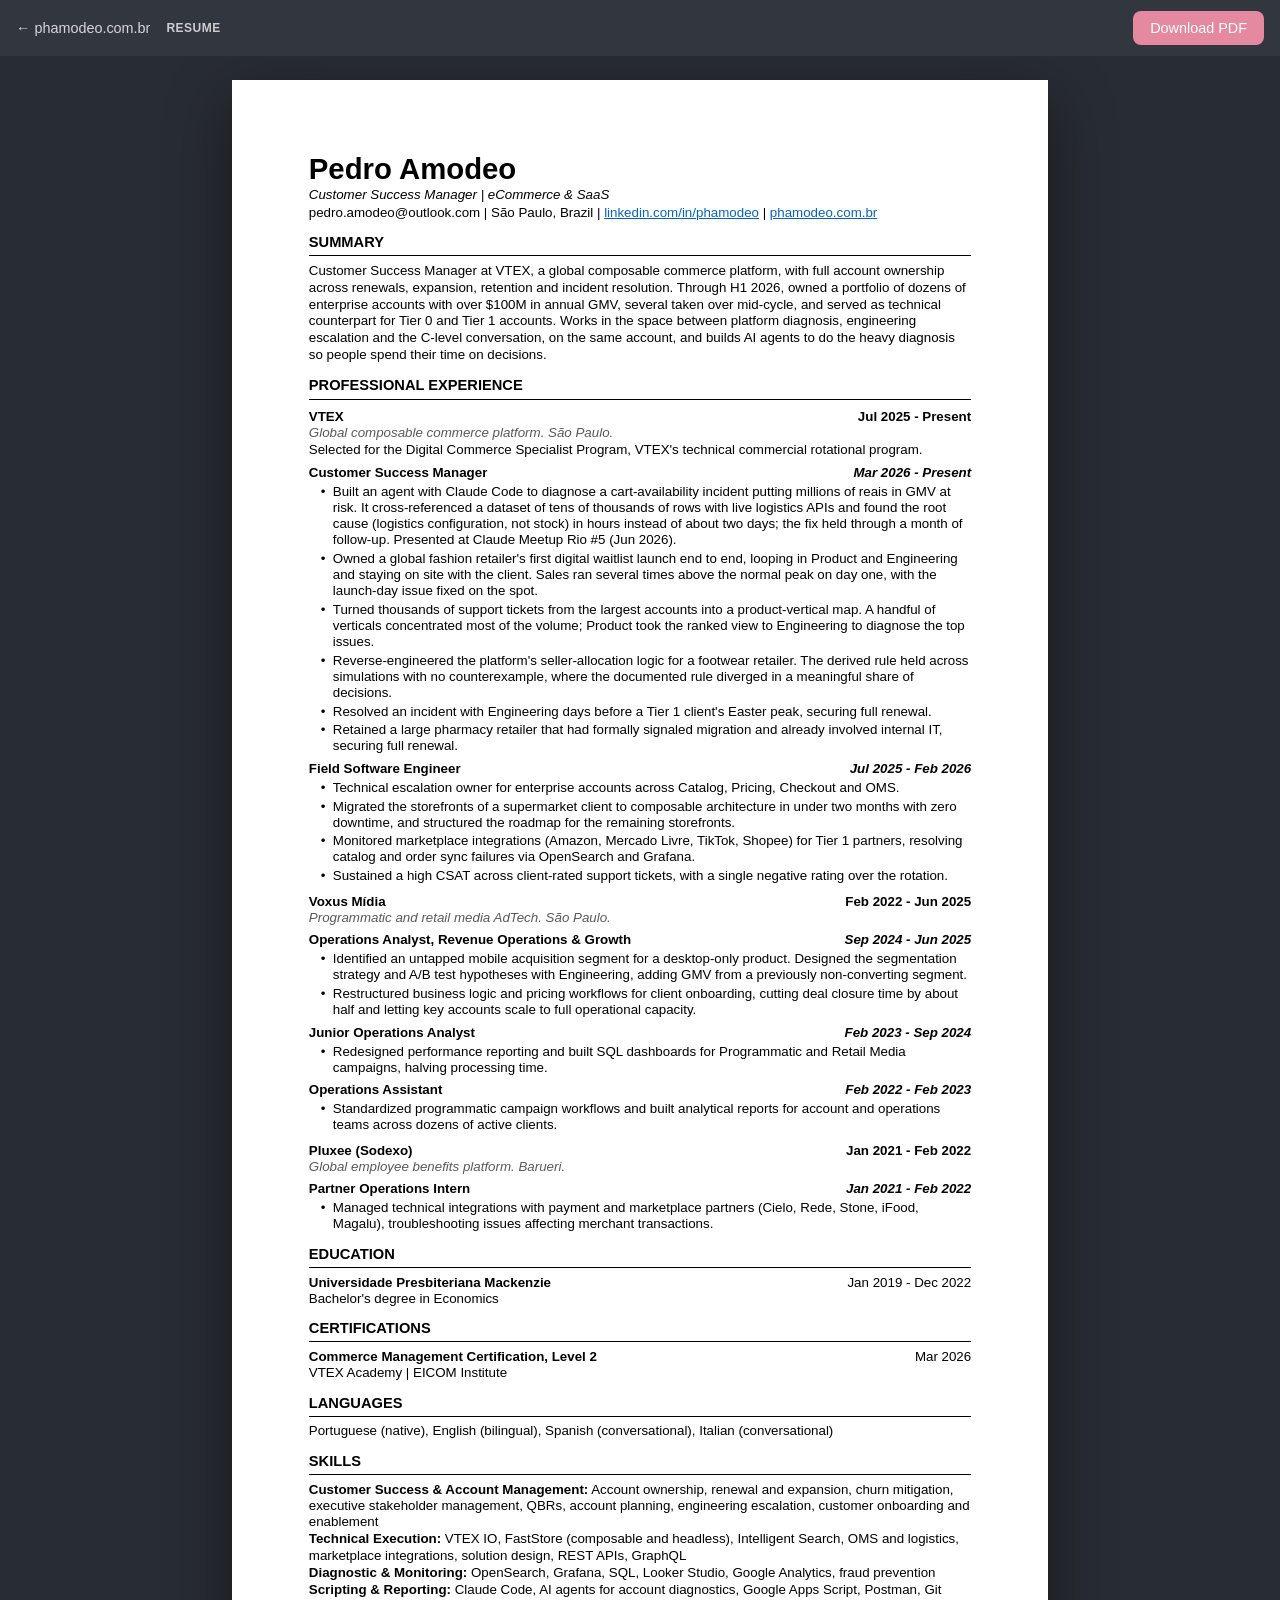
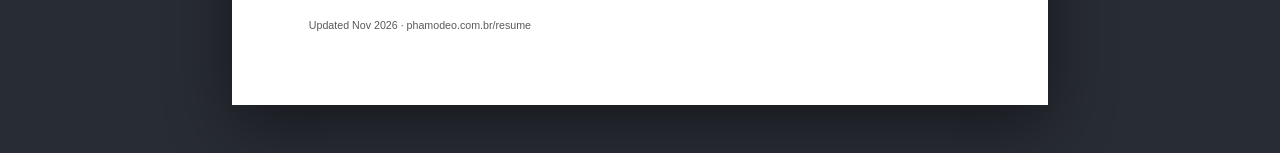
<file: resume.html>
<!DOCTYPE html>
<html lang="en">
<head>
  <meta charset="UTF-8">
  <meta name="viewport" content="width=device-width, initial-scale=1.0">
  <title>Pedro Amodeo - Resume</title>
  <meta name="description" content="Resume of Pedro Amodeo, Customer Success Manager at VTEX. Same data as the site, laid out as a two-page CV.">
  <meta name="author" content="Pedro Amodeo">
  <meta name="robots" content="index, follow">
  <meta name="theme-color" content="#282C34">
  <link rel="canonical" href="https://phamodeo.com.br/resume">
  <meta property="og:title" content="Pedro Amodeo - Resume">
  <meta property="og:description" content="Customer Success Manager at VTEX. Two-page resume, same data as phamodeo.com.br.">
  <meta property="og:type" content="profile">
  <meta property="og:url" content="https://phamodeo.com.br/resume">
  <meta property="og:image" content="https://phamodeo.com.br/og-image.png?v=3">
  <link rel="icon" type="image/png" sizes="32x32" href="/favicon-32.png">
  <link rel="icon" type="image/png" sizes="192x192" href="/favicon-192.png">
  <link rel="apple-touch-icon" sizes="180x180" href="/apple-touch-icon.png">
  <style>
    /* Layout mirrors the pedro-classic template (Pedro_Amodeo_Resume.docx):
       US Letter, 0.75in top/bottom, 0.8in sides, Arial 10pt, name 22pt bold,
       section headers 11pt bold caps with a 0.75pt rule, dates on the right,
       everything left-aligned. Dates use an ASCII hyphen for ATS parsers. */
    :root {
      --paper: #fff;
      --ink: #000;
      --gray: #595959;
      --link: #0563C1;
      --rule: #000;
      --bg: #282C34;
      --bar: #32363f;
      --accent: #E489A0;
    }
    * { box-sizing: border-box; margin: 0; padding: 0; }
    html { -webkit-text-size-adjust: 100%; }
    body {
      background: var(--bg);
      font-family: Arial, "Helvetica Neue", Helvetica, sans-serif;
      font-size: 10pt;
      line-height: 12.07pt;
      color: var(--ink);
      text-align: left;
      hyphens: none;
      -webkit-hyphens: none;
      -webkit-font-smoothing: antialiased;
    }
    a { color: inherit; text-decoration: none; }

    /* Screen-only toolbar */
    .bar {
      position: sticky;
      top: 0;
      z-index: 10;
      display: flex;
      align-items: center;
      justify-content: space-between;
      gap: 1rem;
      padding: 0.7rem 1rem;
      background: var(--bar);
      color: #fff;
      font-size: 0.9rem;
    }
    .bar-left { display: flex; align-items: center; gap: 1rem; }
    .bar a, .bar button { color: #fff; font: inherit; }
    .bar-back { opacity: 0.8; }
    .bar-back:hover { opacity: 1; color: var(--accent); }
    .bar-note { opacity: 0.75; font-weight: 700; letter-spacing: 0.04em; text-transform: uppercase; font-size: 0.75rem; }
    .bar-print {
      cursor: pointer;
      padding: 0.5rem 1rem;
      border: 1px solid transparent;
      border-radius: 8px;
      background: var(--accent);
      color: var(--bg);
      font-weight: 700;
    }
    .bar-print:hover { filter: brightness(1.08); }
    .bar-print:focus-visible { outline: 2px solid #fff; outline-offset: 2px; }

    /* The sheet */
    .sheet {
      width: 8.5in;
      max-width: 100%;
      margin: 1.5rem auto 3rem;
      padding: 0.75in 0.8in;
      background: var(--paper);
      box-shadow: 0 20px 60px rgba(0, 0, 0, 0.45);
    }
    @media (max-width: 8.5in) {
      .sheet { margin: 0; padding: 0.6in 0.5in; box-shadow: none; }
    }

    /* Header */
    .name { font-size: 22pt; line-height: 25pt; font-weight: 700; }
    .subtitle { margin-top: 1pt; font-style: italic; }
    .contact { margin-top: 1pt; }
    .contact a { color: var(--link); text-decoration: underline; }

    /* Sections: 10pt before, 11pt bold caps, 0.75pt rule 3pt below, 5pt after */
    h2 {
      margin-top: 10pt;
      padding-bottom: 3pt;
      border-bottom: 0.75pt solid var(--rule);
      font-size: 11pt;
      line-height: 13pt;
      font-weight: 700;
      text-transform: uppercase;
      margin-bottom: 5pt;
      break-after: avoid;
    }
    .summary { line-height: 12.64pt; }

    /* Dated lines: text left, date right, never wrapping the date */
    .dated { display: flex; justify-content: space-between; gap: 1rem; align-items: baseline; }
    .dated > :last-child { flex-shrink: 0; white-space: nowrap; }

    .company { margin-top: 7pt; break-inside: avoid; }
    .company .dated { font-weight: 700; }
    .company-desc { font-style: italic; color: var(--gray); }
    .context { margin-top: 1pt; }
    .role { margin-top: 5pt; break-inside: avoid; }
    .role .dated > :first-child { font-weight: 700; }
    .role .dated > :last-child { font-style: italic; }
    ul.bullets { margin-top: 1.5pt; padding-left: 0.25in; list-style: none; }
    ul.bullets li { position: relative; margin-top: 2pt; }
    ul.bullets li::before { content: "\2022"; position: absolute; left: -0.125in; }

    .entry { margin-top: 3pt; break-inside: avoid; }
    .entry .dated > :first-child { font-weight: 700; }
    .skill { margin-top: 1pt; }
    .skill b { font-weight: 700; }
    .updated { margin-top: 14pt; font-size: 8pt; color: var(--gray); }

    @media print {
      @page { size: letter; margin: 0.75in 0.8in; }
      body { background: #fff; }
      .bar { display: none; }
      .sheet { width: auto; max-width: none; margin: 0; padding: 0; box-shadow: none; }
      a { color: inherit; }
      .contact a { color: var(--link); }
    }
  </style>
</head>
<body>

  <div class="bar" role="toolbar" aria-label="Resume actions">
    <div class="bar-left">
      <a href="/" class="bar-back">← phamodeo.com.br</a>
      <span class="bar-note">Resume</span>
    </div>
    <a class="bar-print" href="/resume.pdf" download="Pedro Amodeo - Resume.pdf">Download PDF</a>
  </div>

  <main class="sheet" id="main">

    <header>
      <h1 class="name">Pedro Amodeo</h1>
      <p class="subtitle">Customer Success Manager | eCommerce &amp; SaaS</p>
      <p class="contact">pedro.amodeo@outlook.com | São Paulo, Brazil | <a href="https://www.linkedin.com/in/phamodeo/">linkedin.com/in/phamodeo</a> | <a href="https://phamodeo.com.br/">phamodeo.com.br</a></p>
    </header>

    <h2>Summary</h2>
    <p class="summary">
      Customer Success Manager at VTEX, a global composable commerce platform, with full account ownership across renewals, expansion, retention and incident resolution. Through H1 2026, owned a portfolio of dozens of enterprise accounts with over $100M in annual GMV, several taken over mid-cycle, and served as technical counterpart for Tier 0 and Tier 1 accounts. Works in the space between platform diagnosis, engineering escalation and the C-level conversation, on the same account, and builds AI agents to do the heavy diagnosis so people spend their time on decisions.
    </p>

    <h2>Professional Experience</h2>

    <section class="company">
      <div class="dated"><span>VTEX</span><span>Jul 2025 - Present</span></div>
      <p class="company-desc">Global composable commerce platform. São Paulo.</p>
      <p class="context">Selected for the Digital Commerce Specialist Program, VTEX's technical commercial rotational program.</p>

      <div class="role">
        <div class="dated"><span>Customer Success Manager</span><span>Mar 2026 - Present</span></div>
        <ul class="bullets">
          <li>Built an agent with Claude Code to diagnose a cart-availability incident putting millions of reais in GMV at risk. It cross-referenced a dataset of tens of thousands of rows with live logistics APIs and found the root cause (logistics configuration, not stock) in hours instead of about two days; the fix held through a month of follow-up. Presented at Claude Meetup Rio #5 (Jun 2026).</li>
          <li>Owned a global fashion retailer's first digital waitlist launch end to end, looping in Product and Engineering and staying on site with the client. Sales ran several times above the normal peak on day one, with the launch-day issue fixed on the spot.</li>
          <li>Turned thousands of support tickets from the largest accounts into a product-vertical map. A handful of verticals concentrated most of the volume; Product took the ranked view to Engineering to diagnose the top issues.</li>
          <li>Reverse-engineered the platform's seller-allocation logic for a footwear retailer. The derived rule held across simulations with no counterexample, where the documented rule diverged in a meaningful share of decisions.</li>
          <li>Resolved an incident with Engineering days before a Tier 1 client's Easter peak, securing full renewal.</li>
          <li>Retained a large pharmacy retailer that had formally signaled migration and already involved internal IT, securing full renewal.</li>
        </ul>
      </div>

      <div class="role">
        <div class="dated"><span>Field Software Engineer</span><span>Jul 2025 - Feb 2026</span></div>
        <ul class="bullets">
          <li>Technical escalation owner for enterprise accounts across Catalog, Pricing, Checkout and OMS.</li>
          <li>Migrated the storefronts of a supermarket client to composable architecture in under two months with zero downtime, and structured the roadmap for the remaining storefronts.</li>
          <li>Monitored marketplace integrations (Amazon, Mercado Livre, TikTok, Shopee) for Tier 1 partners, resolving catalog and order sync failures via OpenSearch and Grafana.</li>
          <li>Sustained a high CSAT across client-rated support tickets, with a single negative rating over the rotation.</li>
        </ul>
      </div>
    </section>

    <section class="company">
      <div class="dated"><span>Voxus Mídia</span><span>Feb 2022 - Jun 2025</span></div>
      <p class="company-desc">Programmatic and retail media AdTech. São Paulo.</p>

      <div class="role">
        <div class="dated"><span>Operations Analyst, Revenue Operations &amp; Growth</span><span>Sep 2024 - Jun 2025</span></div>
        <ul class="bullets">
          <li>Identified an untapped mobile acquisition segment for a desktop-only product. Designed the segmentation strategy and A/B test hypotheses with Engineering, adding GMV from a previously non-converting segment.</li>
          <li>Restructured business logic and pricing workflows for client onboarding, cutting deal closure time by about half and letting key accounts scale to full operational capacity.</li>
        </ul>
      </div>

      <div class="role">
        <div class="dated"><span>Junior Operations Analyst</span><span>Feb 2023 - Sep 2024</span></div>
        <ul class="bullets">
          <li>Redesigned performance reporting and built SQL dashboards for Programmatic and Retail Media campaigns, halving processing time.</li>
        </ul>
      </div>

      <div class="role">
        <div class="dated"><span>Operations Assistant</span><span>Feb 2022 - Feb 2023</span></div>
        <ul class="bullets">
          <li>Standardized programmatic campaign workflows and built analytical reports for account and operations teams across dozens of active clients.</li>
        </ul>
      </div>
    </section>

    <section class="company">
      <div class="dated"><span>Pluxee (Sodexo)</span><span>Jan 2021 - Feb 2022</span></div>
      <p class="company-desc">Global employee benefits platform. Barueri.</p>

      <div class="role">
        <div class="dated"><span>Partner Operations Intern</span><span>Jan 2021 - Feb 2022</span></div>
        <ul class="bullets">
          <li>Managed technical integrations with payment and marketplace partners (Cielo, Rede, Stone, iFood, Magalu), troubleshooting issues affecting merchant transactions.</li>
        </ul>
      </div>
    </section>

    <h2>Education</h2>
    <div class="entry">
      <div class="dated"><span>Universidade Presbiteriana Mackenzie</span><span>Jan 2019 - Dec 2022</span></div>
      <p>Bachelor's degree in Economics</p>
    </div>

    <h2>Certifications</h2>
    <div class="entry">
      <div class="dated"><span>Commerce Management Certification, Level 2</span><span>Mar 2026</span></div>
      <p>VTEX Academy | EICOM Institute</p>
    </div>

    <h2>Languages</h2>
    <p>Portuguese (native), English (bilingual), Spanish (conversational), Italian (conversational)</p>

    <h2>Skills</h2>
    <p class="skill"><b>Customer Success &amp; Account Management:</b> Account ownership, renewal and expansion, churn mitigation, executive stakeholder management, QBRs, account planning, engineering escalation, customer onboarding and enablement</p>
    <p class="skill"><b>Technical Execution:</b> VTEX IO, FastStore (composable and headless), Intelligent Search, OMS and logistics, marketplace integrations, solution design, REST APIs, GraphQL</p>
    <p class="skill"><b>Diagnostic &amp; Monitoring:</b> OpenSearch, Grafana, SQL, Looker Studio, Google Analytics, fraud prevention</p>
    <p class="skill"><b>Scripting &amp; Reporting:</b> Claude Code, AI agents for account diagnostics, Google Apps Script, Postman, Git</p>

    <p class="updated">Updated <span id="updated">Nov 2026</span> · phamodeo.com.br/resume</p>

  </main>

</body>
</html>
</file>
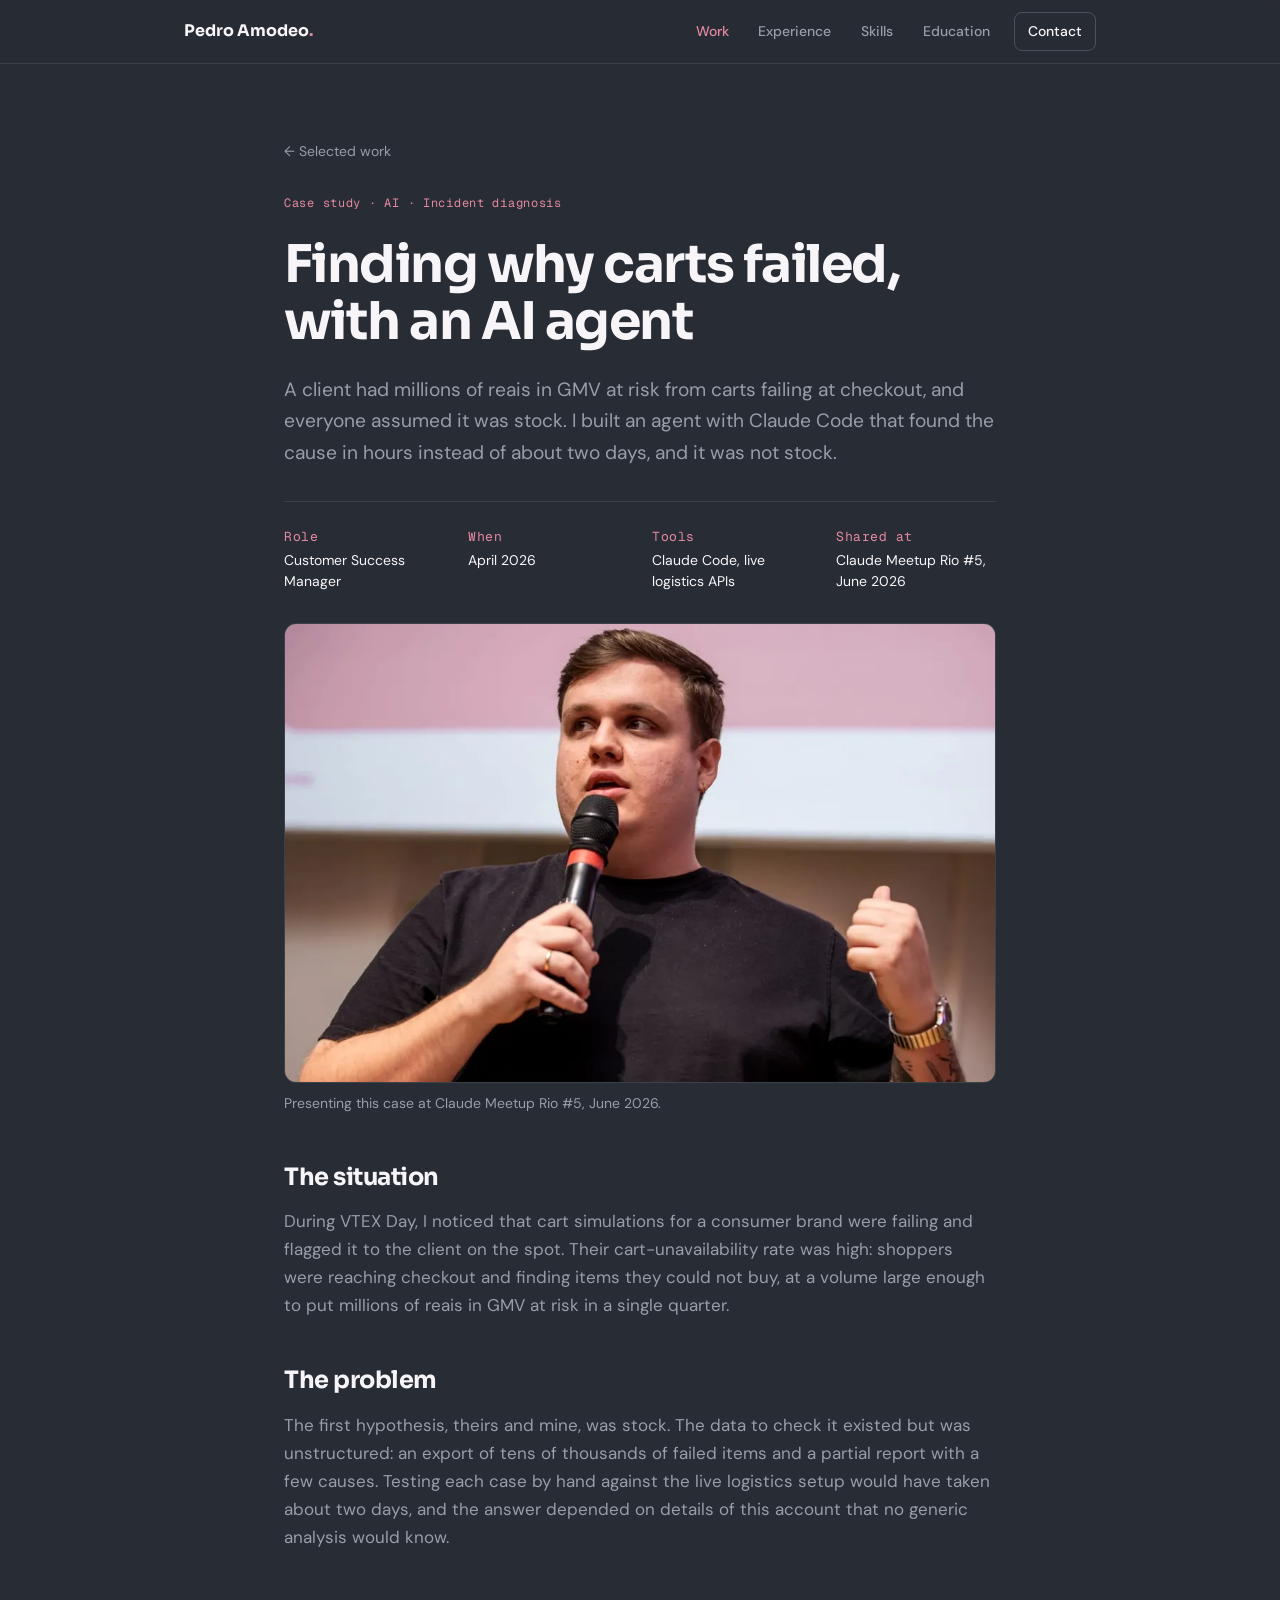
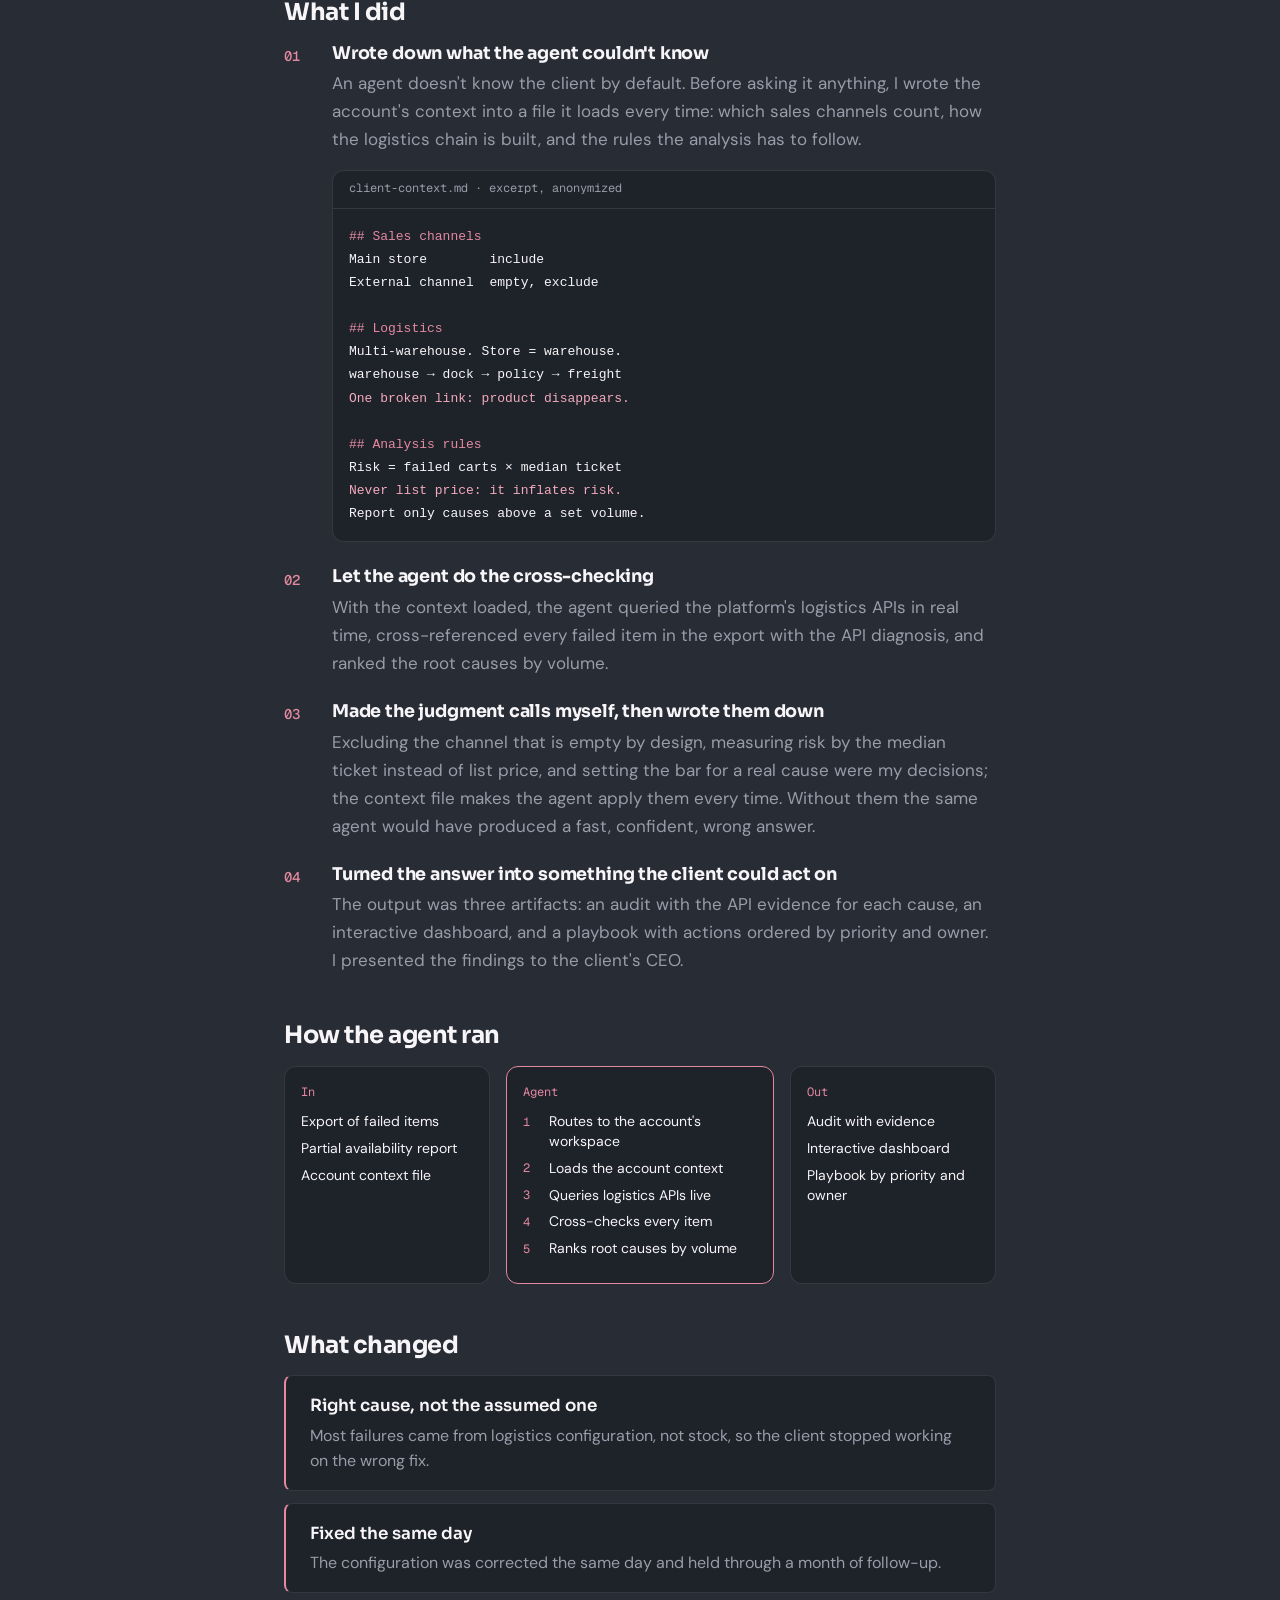
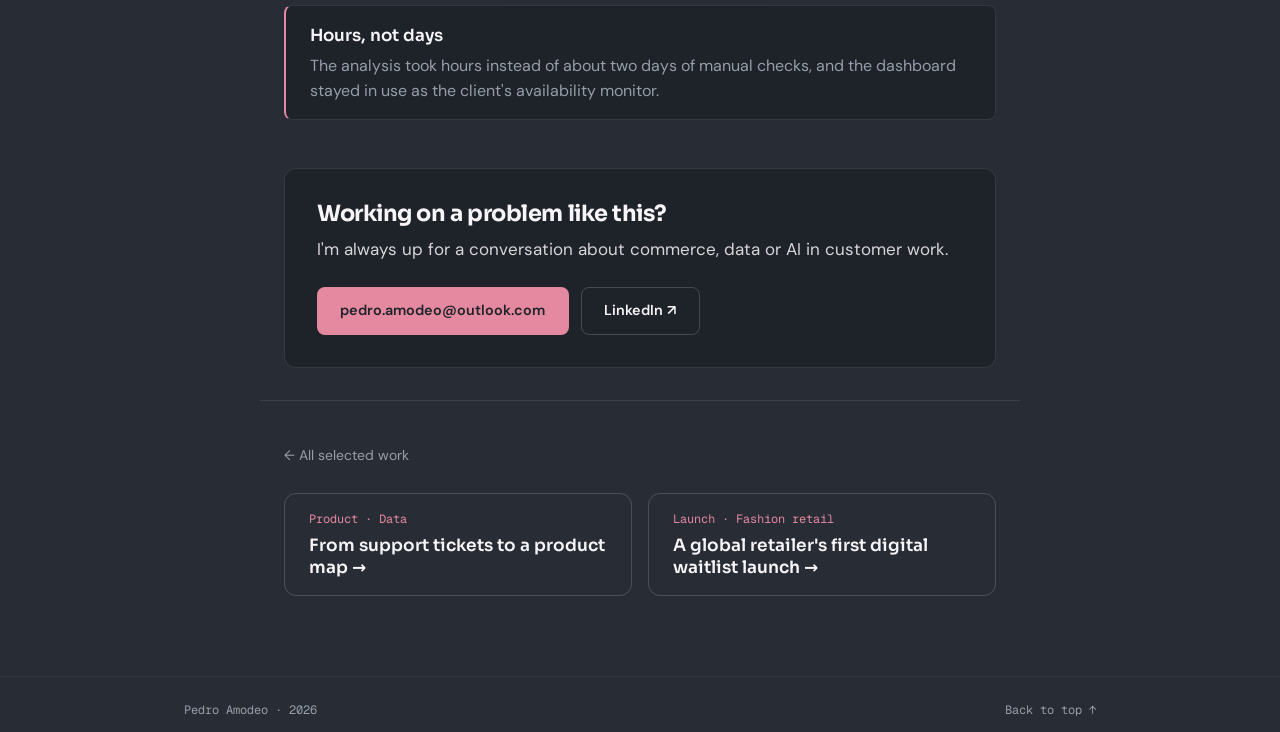
<file: cases/ai-agent.html>
<!DOCTYPE html>
<html lang="en">
<head>
  <meta charset="UTF-8">
  <meta name="viewport" content="width=device-width, initial-scale=1.0">
  <title>Finding why carts failed, with an AI agent | Pedro Amodeo</title>
  <meta name="description" content="Case study: an AI agent built with Claude Code found why carts were failing in hours instead of about two days, and it was not stock.">
  <meta name="author" content="Pedro Amodeo">
  <meta name="robots" content="index, follow">
  <meta name="theme-color" content="#282C34">
  <link rel="canonical" href="https://phamodeo.com.br/cases/ai-agent.html">

  <meta property="og:title" content="Finding why carts failed, with an AI agent">
  <meta property="og:description" content="Case study by Pedro Amodeo: an AI agent turned a multi-day investigation into a matter of hours.">
  <meta property="og:type" content="article">
  <meta property="og:url" content="https://phamodeo.com.br/cases/ai-agent.html">
  <meta property="og:image" content="https://phamodeo.com.br/og-image.png?v=3">
  <meta property="og:image:width" content="1200">
  <meta property="og:image:height" content="630">
  <meta name="twitter:card" content="summary_large_image">
  <meta name="twitter:image" content="https://phamodeo.com.br/og-image.png?v=3">

  <link rel="icon" type="image/png" sizes="32x32" href="/favicon-32.png">
  <link rel="icon" type="image/png" sizes="192x192" href="/favicon-192.png">
  <link rel="apple-touch-icon" sizes="180x180" href="/apple-touch-icon.png">
  <link rel="preconnect" href="https://fonts.googleapis.com">
  <link rel="preconnect" href="https://fonts.gstatic.com" crossorigin>
  <link href="https://fonts.googleapis.com/css2?family=DM+Sans:ital,opsz,wght@0,9..40,400..700;1,9..40,400&family=Geist+Mono:wght@400;500&family=Sora:wght@600;700&display=swap" rel="stylesheet">
  <link rel="stylesheet" href="/style.css">
</head>
<body class="case-page">

  <a href="#main" class="skip-link">Skip to content</a>

  <header class="site-header">
    <div class="container header-inner">
      <a href="/" class="brand" aria-label="Pedro Amodeo, home">
        <span class="brand-name">Pedro Amodeo<span class="brand-dot" aria-hidden="true">.</span></span>
      </a>

      <nav class="site-nav" aria-label="Main">
        <ul>
          <li><a href="/#work" aria-current="true">Work</a></li>
          <li><a href="/#experience">Experience</a></li>
          <li><a href="/#skills">Skills</a></li>
          <li><a href="/#education">Education</a></li>
          <li><a href="/#contact" class="nav-cta">Contact</a></li>
        </ul>
      </nav>

      <button type="button" class="nav-hamburger" aria-label="Open menu" aria-expanded="false" aria-controls="nav-drawer">
        <span></span><span></span><span></span>
      </button>
    </div>
  </header>

  <div class="nav-overlay" aria-hidden="true"></div>
  <nav class="nav-drawer" id="nav-drawer" aria-label="Mobile">
    <button type="button" class="nav-drawer-close" aria-label="Close menu">✕</button>
    <ul class="nav-drawer-links">
      <li><a href="/#work">Work</a></li>
      <li><a href="/#experience">Experience</a></li>
      <li><a href="/#skills">Skills</a></li>
      <li><a href="/#education">Education</a></li>
      <li><a href="/#contact">Contact</a></li>
    </ul>
  </nav>

  <main id="main">
    <article class="case-study">

      <header class="cs-hero" id="top">
        <div class="container cs-narrow">
          <a href="/#work" class="cs-back">← Selected work</a>
          <p class="eyebrow">Case study · AI · Incident diagnosis</p>
          <h1 class="cs-title">Finding why carts failed, with an AI agent</h1>
          <p class="cs-summary">
            A client had millions of reais in GMV at risk from carts failing at checkout, and everyone assumed it
            was stock. I built an agent with Claude Code that found the cause in hours instead of about two days,
            and it was not stock.
          </p>
          <dl class="cs-meta">
            <div><dt>Role</dt><dd>Customer Success Manager</dd></div>
            <div><dt>When</dt><dd>April 2026</dd></div>
            <div><dt>Tools</dt><dd>Claude Code, live logistics APIs</dd></div>
            <div><dt>Shared at</dt><dd>Claude Meetup Rio #5, June 2026</dd></div>
          </dl>
        </div>
      </header>

      <figure class="cs-figure container cs-narrow">
        <img src="/img/claude-meetup-rio.webp" width="1000" height="750"
             alt="Pedro Amodeo on stage with a microphone, presenting this case at Claude Meetup Rio #5">
        <figcaption>Presenting this case at Claude Meetup Rio #5, June 2026.</figcaption>
      </figure>

      <div class="container cs-narrow cs-body">

        <section aria-labelledby="s-situation">
          <h2 id="s-situation">The situation</h2>
          <p>
            During VTEX Day, I noticed that cart simulations for a consumer brand were failing and flagged it to
            the client on the spot. Their cart-unavailability rate was high: shoppers were reaching checkout and
            finding items they could not buy, at a volume large enough to put millions of reais in GMV at risk in
            a single quarter.
          </p>
        </section>

        <section aria-labelledby="s-problem">
          <h2 id="s-problem">The problem</h2>
          <p>
            The first hypothesis, theirs and mine, was stock. The data to check it existed but was
            unstructured: an export of tens of thousands of failed items and a partial report with a few causes.
            Testing each case by hand against the live logistics setup would have taken about two days, and
            the answer depended on details of this account that no generic analysis would know.
          </p>
        </section>

        <section aria-labelledby="s-did">
          <h2 id="s-did">What I did</h2>
          <ol class="cs-steps">
            <li>
              <h3>Wrote down what the agent couldn't know</h3>
              <p>
                An agent doesn't know the client by default. Before asking it anything, I wrote the account's
                context into a file it loads every time: which sales channels count, how the logistics chain is
                built, and the rules the analysis has to follow.
              </p>
              <figure class="cs-code" aria-label="Excerpt of the account context file, anonymized">
                <figcaption>client-context.md · excerpt, anonymized</figcaption>
<pre><code><span class="c-h">## Sales channels</span>
Main store        include
External channel  empty, exclude

<span class="c-h">## Logistics</span>
Multi-warehouse. Store = warehouse.
warehouse → dock → policy → freight
<span class="c-w">One broken link: product disappears.</span>

<span class="c-h">## Analysis rules</span>
Risk = failed carts × median ticket
<span class="c-w">Never list price: it inflates risk.</span>
Report only causes above a set volume.</code></pre>
              </figure>
            </li>
            <li>
              <h3>Let the agent do the cross-checking</h3>
              <p>
                With the context loaded, the agent queried the platform's logistics APIs in real time,
                cross-referenced every failed item in the export with the API diagnosis, and ranked the root
                causes by volume.
              </p>
            </li>
            <li>
              <h3>Made the judgment calls myself, then wrote them down</h3>
              <p>
                Excluding the channel that is empty by design, measuring risk by the median ticket instead of list
                price, and setting the bar for a real cause were my decisions; the context file makes the agent
                apply them every time. Without them the same agent would have produced a fast, confident, wrong
                answer.
              </p>
            </li>
            <li>
              <h3>Turned the answer into something the client could act on</h3>
              <p>
                The output was three artifacts: an audit with the API evidence for each cause, an interactive
                dashboard, and a playbook with actions ordered by priority and owner. I presented the findings to
                the client's CEO.
              </p>
            </li>
          </ol>
        </section>

        <section aria-labelledby="s-flow">
          <h2 id="s-flow">How the agent ran</h2>
          <div class="cs-flow">
            <div class="cs-flow-col">
              <p class="cs-flow-label">In</p>
              <ul>
                <li>Export of failed items</li>
                <li>Partial availability report</li>
                <li>Account context file</li>
              </ul>
            </div>
            <div class="cs-flow-col cs-flow-col--main">
              <p class="cs-flow-label">Agent</p>
              <ol>
                <li>Routes to the account's workspace</li>
                <li>Loads the account context</li>
                <li>Queries logistics APIs live</li>
                <li>Cross-checks every item</li>
                <li>Ranks root causes by volume</li>
              </ol>
            </div>
            <div class="cs-flow-col">
              <p class="cs-flow-label">Out</p>
              <ul>
                <li>Audit with evidence</li>
                <li>Interactive dashboard</li>
                <li>Playbook by priority and owner</li>
              </ul>
            </div>
          </div>
        </section>

        <section aria-labelledby="s-changed">
          <h2 id="s-changed">What changed</h2>
          <ul class="cs-outcomes">
            <li><strong>Right cause, not the assumed one</strong><span>Most failures came from logistics configuration, not stock, so the client stopped working on the wrong fix.</span></li>
            <li><strong>Fixed the same day</strong><span>The configuration was corrected the same day and held through a month of follow-up.</span></li>
            <li><strong>Hours, not days</strong><span>The analysis took hours instead of about two days of manual checks, and the dashboard stayed in use as the client's availability monitor.</span></li>
          </ul>
        </section>


      </div>

      <section class="container cs-narrow cs-contact-wrap" aria-labelledby="cs-contact-title">
        <div class="cs-contact">
        <h2 id="cs-contact-title">Working on a problem like this?</h2>
        <p>I'm always up for a conversation about commerce, data or AI in customer work.</p>
        <div class="cs-contact-links">
          <a href="mailto:pedro.amodeo@outlook.com" class="btn btn-primary">pedro.amodeo@outlook.com</a>
          <a href="https://www.linkedin.com/in/phamodeo/" target="_blank" rel="noopener noreferrer" class="btn btn-secondary">LinkedIn ↗</a>
        </div>
        </div>
      </section>

      <nav class="cs-more container cs-narrow" aria-label="More cases">
        <a href="/#work" class="cs-more-back">← All selected work</a>
        <div class="cs-more-grid">
          <a href="/cases/support-tickets.html" class="cs-more-card">
            <span class="cs-more-label">Product · Data</span>
            <span class="cs-more-title">From support tickets to a product map →</span>
          </a>
          <a href="/cases/waitlist-launch.html" class="cs-more-card">
            <span class="cs-more-label">Launch · Fashion retail</span>
            <span class="cs-more-title">A global retailer's first digital waitlist launch →</span>
          </a>
        </div>
      </nav>

    </article>
  </main>

  <footer class="footer">
    <div class="container">
      <span>Pedro Amodeo · 2026</span>
      <a href="#top">Back to top ↑</a>
    </div>
  </footer>

  <script src="/site.js" defer></script>
</body>
</html>
</file>
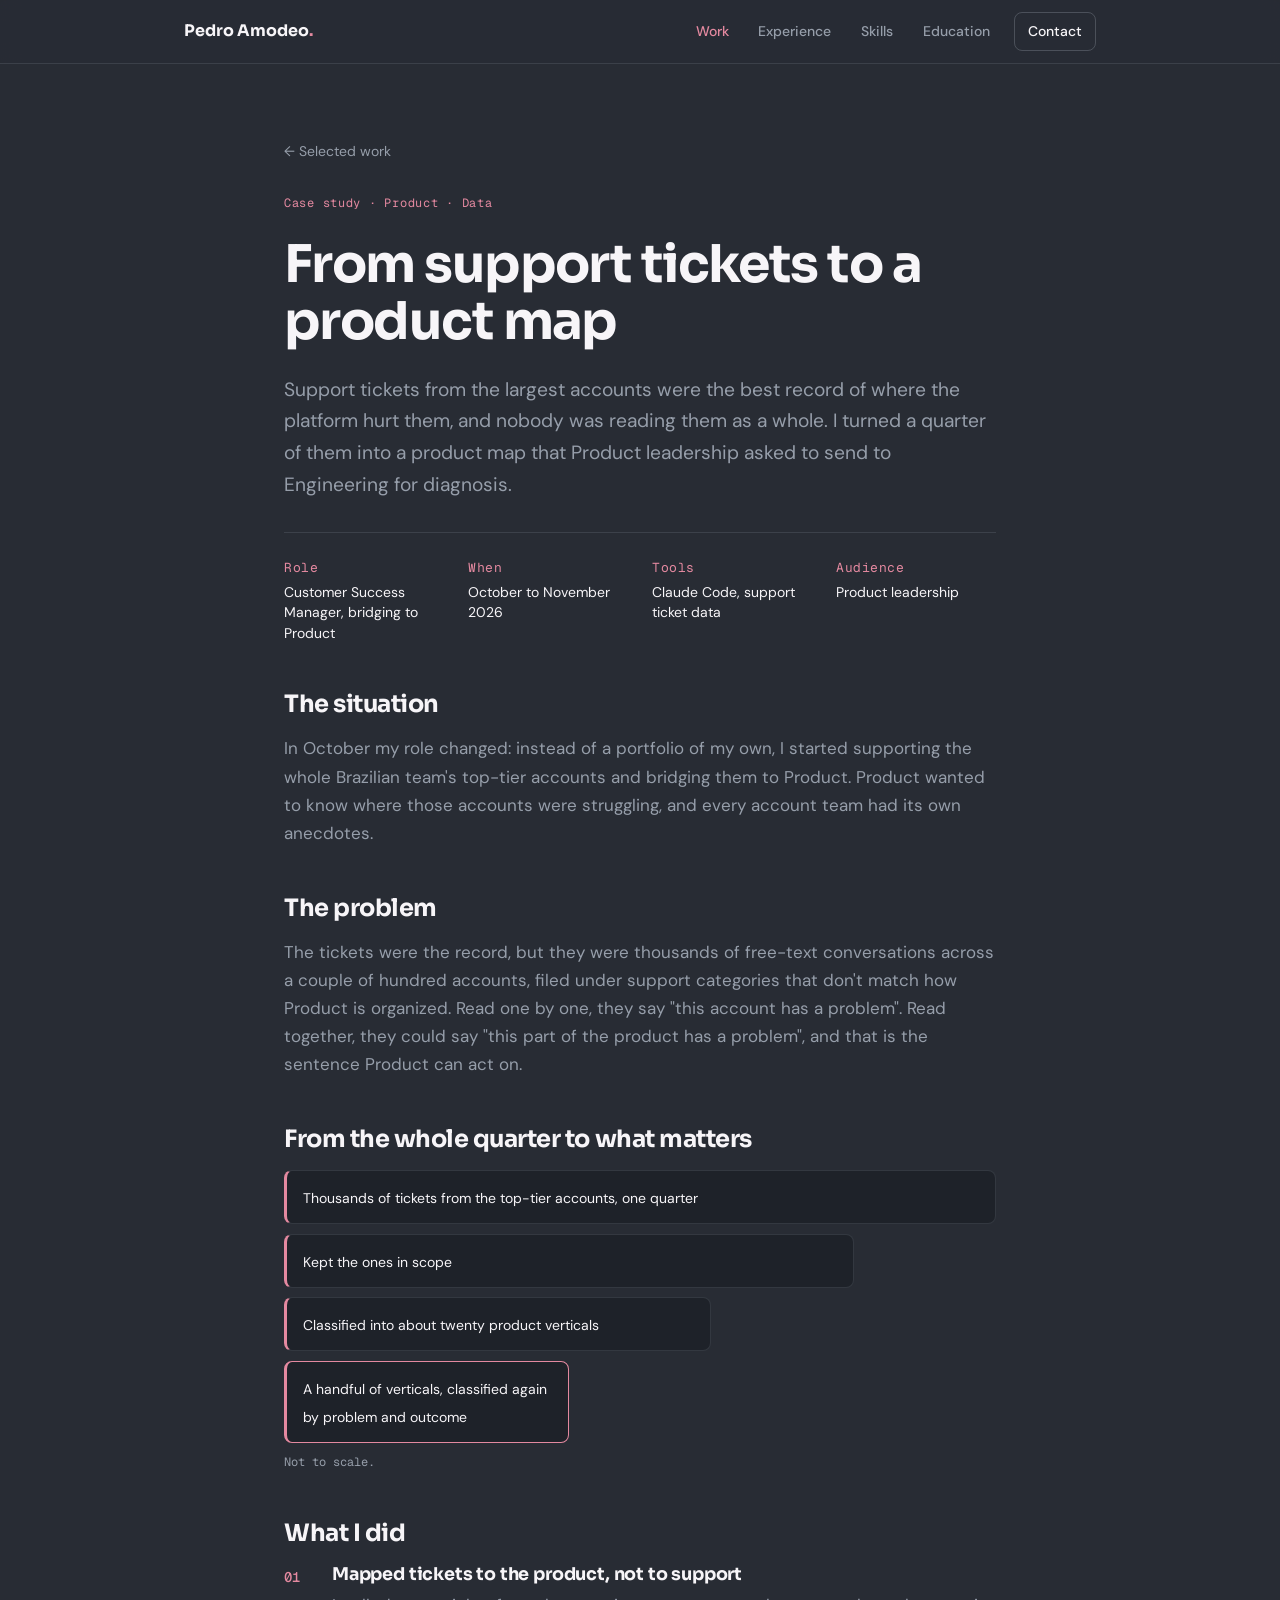
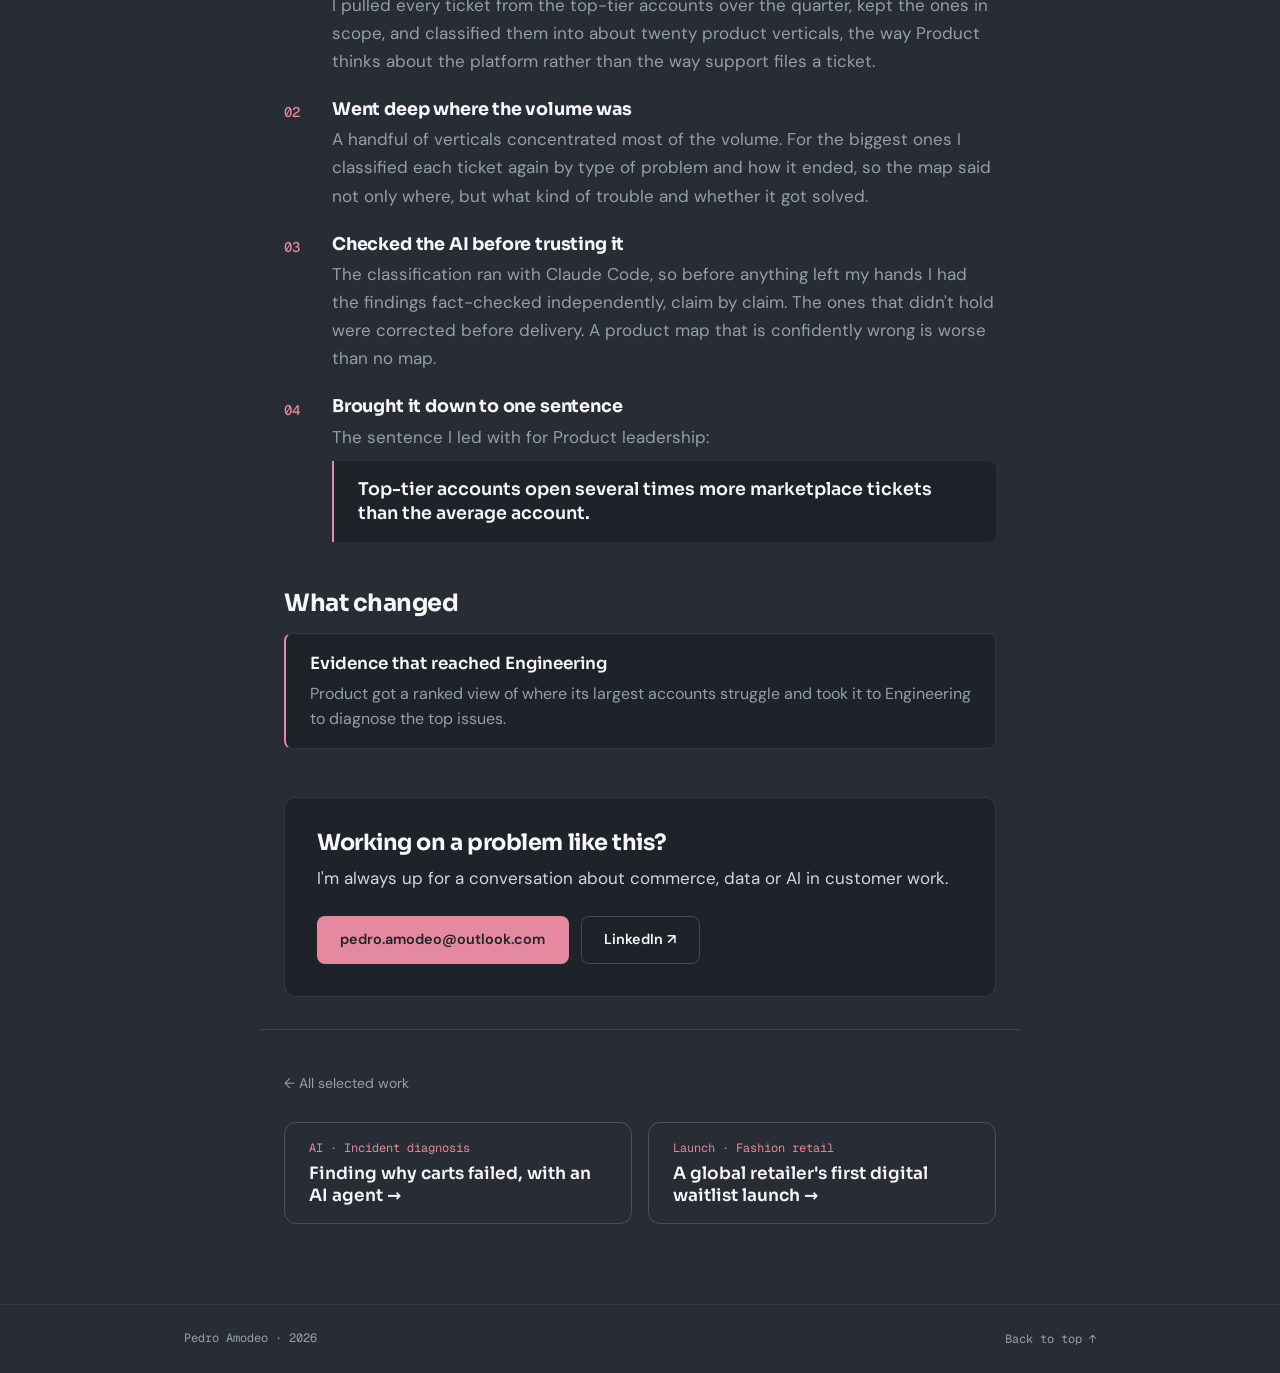
<file: cases/support-tickets.html>
<!DOCTYPE html>
<html lang="en">
<head>
  <meta charset="UTF-8">
  <meta name="viewport" content="width=device-width, initial-scale=1.0">
  <title>From support tickets to a product map | Pedro Amodeo</title>
  <meta name="description" content="Case study: thousands of support tickets from the largest accounts turned into a product map that Product leadership took to Engineering.">
  <meta name="author" content="Pedro Amodeo">
  <meta name="robots" content="index, follow">
  <meta name="theme-color" content="#282C34">
  <link rel="canonical" href="https://phamodeo.com.br/cases/support-tickets.html">

  <meta property="og:title" content="From support tickets to a product map">
  <meta property="og:description" content="Case study by Pedro Amodeo: reading a quarter of support tickets as one map, and taking it to Product.">
  <meta property="og:type" content="article">
  <meta property="og:url" content="https://phamodeo.com.br/cases/support-tickets.html">
  <meta property="og:image" content="https://phamodeo.com.br/og-image.png?v=3">
  <meta property="og:image:width" content="1200">
  <meta property="og:image:height" content="630">
  <meta name="twitter:card" content="summary_large_image">
  <meta name="twitter:image" content="https://phamodeo.com.br/og-image.png?v=3">

  <link rel="icon" type="image/png" sizes="32x32" href="/favicon-32.png">
  <link rel="icon" type="image/png" sizes="192x192" href="/favicon-192.png">
  <link rel="apple-touch-icon" sizes="180x180" href="/apple-touch-icon.png">
  <link rel="preconnect" href="https://fonts.googleapis.com">
  <link rel="preconnect" href="https://fonts.gstatic.com" crossorigin>
  <link href="https://fonts.googleapis.com/css2?family=DM+Sans:ital,opsz,wght@0,9..40,400..700;1,9..40,400&family=Geist+Mono:wght@400;500&family=Sora:wght@600;700&display=swap" rel="stylesheet">
  <link rel="stylesheet" href="/style.css">
</head>
<body class="case-page">

  <a href="#main" class="skip-link">Skip to content</a>

  <header class="site-header">
    <div class="container header-inner">
      <a href="/" class="brand" aria-label="Pedro Amodeo, home">
        <span class="brand-name">Pedro Amodeo<span class="brand-dot" aria-hidden="true">.</span></span>
      </a>

      <nav class="site-nav" aria-label="Main">
        <ul>
          <li><a href="/#work" aria-current="true">Work</a></li>
          <li><a href="/#experience">Experience</a></li>
          <li><a href="/#skills">Skills</a></li>
          <li><a href="/#education">Education</a></li>
          <li><a href="/#contact" class="nav-cta">Contact</a></li>
        </ul>
      </nav>

      <button type="button" class="nav-hamburger" aria-label="Open menu" aria-expanded="false" aria-controls="nav-drawer">
        <span></span><span></span><span></span>
      </button>
    </div>
  </header>

  <div class="nav-overlay" aria-hidden="true"></div>
  <nav class="nav-drawer" id="nav-drawer" aria-label="Mobile">
    <button type="button" class="nav-drawer-close" aria-label="Close menu">✕</button>
    <ul class="nav-drawer-links">
      <li><a href="/#work">Work</a></li>
      <li><a href="/#experience">Experience</a></li>
      <li><a href="/#skills">Skills</a></li>
      <li><a href="/#education">Education</a></li>
      <li><a href="/#contact">Contact</a></li>
    </ul>
  </nav>

  <main id="main">
    <article class="case-study">

      <header class="cs-hero" id="top">
        <div class="container cs-narrow">
          <a href="/#work" class="cs-back">← Selected work</a>
          <p class="eyebrow">Case study · Product · Data</p>
          <h1 class="cs-title">From support tickets to a product map</h1>
          <p class="cs-summary">
            Support tickets from the largest accounts were the best record of where the platform hurt them,
            and nobody was reading them as a whole. I turned a quarter of them into a product map that
            Product leadership asked to send to Engineering for diagnosis.
          </p>
          <dl class="cs-meta">
            <div><dt>Role</dt><dd>Customer Success Manager, bridging to Product</dd></div>
            <div><dt>When</dt><dd>October to November 2026</dd></div>
            <div><dt>Tools</dt><dd>Claude Code, support ticket data</dd></div>
            <div><dt>Audience</dt><dd>Product leadership</dd></div>
          </dl>
        </div>
      </header>

      <div class="container cs-narrow cs-body">

        <section aria-labelledby="s-situation">
          <h2 id="s-situation">The situation</h2>
          <p>
            In October my role changed: instead of a portfolio of my own, I started supporting the whole
            Brazilian team's top-tier accounts and bridging them to Product. Product wanted to know where those
            accounts were struggling, and every account team had its own anecdotes.
          </p>
        </section>

        <section aria-labelledby="s-problem">
          <h2 id="s-problem">The problem</h2>
          <p>
            The tickets were the record, but they were thousands of free-text conversations across a couple of
            hundred accounts, filed under support categories that don't match how Product is organized. Read
            one by one, they say "this account has a problem". Read together, they could say "this part of the
            product has a problem", and that is the sentence Product can act on.
          </p>
        </section>

        <section aria-labelledby="s-funnel">
          <h2 id="s-funnel">From the whole quarter to what matters</h2>
          <ol class="cs-funnel">
            <li style="--w: 100%"><span class="cs-funnel-label">Thousands of tickets from the top-tier accounts, one quarter</span></li>
            <li style="--w: 80%"><span class="cs-funnel-label">Kept the ones in scope</span></li>
            <li style="--w: 60%"><span class="cs-funnel-label">Classified into about twenty product verticals</span></li>
            <li style="--w: 40%"><span class="cs-funnel-label">A handful of verticals, classified again by problem and outcome</span></li>
          </ol>
          <p class="cs-note">Not to scale.</p>
        </section>

        <section aria-labelledby="s-did">
          <h2 id="s-did">What I did</h2>
          <ol class="cs-steps">
            <li>
              <h3>Mapped tickets to the product, not to support</h3>
              <p>
                I pulled every ticket from the top-tier accounts over the quarter, kept the ones in scope, and
                classified them into about twenty product verticals, the way Product thinks about the platform
                rather than the way support files a ticket.
              </p>
            </li>
            <li>
              <h3>Went deep where the volume was</h3>
              <p>
                A handful of verticals concentrated most of the volume. For the biggest ones I classified each
                ticket again by type of problem and how it ended, so the map said not only where, but what kind
                of trouble and whether it got solved.
              </p>
            </li>
            <li>
              <h3>Checked the AI before trusting it</h3>
              <p>
                The classification ran with Claude Code, so before anything left my hands I had the findings
                fact-checked independently, claim by claim. The ones that didn't hold were corrected before
                delivery. A product map that is confidently wrong is worse than no map.
              </p>
            </li>
            <li>
              <h3>Brought it down to one sentence</h3>
              <p>The sentence I led with for Product leadership:</p>
              <blockquote class="cs-quote">Top-tier accounts open several times more marketplace tickets than the average account.</blockquote>
            </li>
          </ol>
        </section>

        <section aria-labelledby="s-changed">
          <h2 id="s-changed">What changed</h2>
          <ul class="cs-outcomes">
            <li><strong>Evidence that reached Engineering</strong><span>Product got a ranked view of where its largest accounts struggle and took it to Engineering to diagnose the top issues.</span></li>
          </ul>
        </section>

      </div>

      <section class="container cs-narrow cs-contact-wrap" aria-labelledby="cs-contact-title">
        <div class="cs-contact">
        <h2 id="cs-contact-title">Working on a problem like this?</h2>
        <p>I'm always up for a conversation about commerce, data or AI in customer work.</p>
        <div class="cs-contact-links">
          <a href="mailto:pedro.amodeo@outlook.com" class="btn btn-primary">pedro.amodeo@outlook.com</a>
          <a href="https://www.linkedin.com/in/phamodeo/" target="_blank" rel="noopener noreferrer" class="btn btn-secondary">LinkedIn ↗</a>
        </div>
        </div>
      </section>

      <nav class="cs-more container cs-narrow" aria-label="More cases">
        <a href="/#work" class="cs-more-back">← All selected work</a>
        <div class="cs-more-grid">
          <a href="/cases/ai-agent.html" class="cs-more-card">
            <span class="cs-more-label">AI · Incident diagnosis</span>
            <span class="cs-more-title">Finding why carts failed, with an AI agent →</span>
          </a>
          <a href="/cases/waitlist-launch.html" class="cs-more-card">
            <span class="cs-more-label">Launch · Fashion retail</span>
            <span class="cs-more-title">A global retailer's first digital waitlist launch →</span>
          </a>
        </div>
      </nav>

    </article>
  </main>

  <footer class="footer">
    <div class="container">
      <span>Pedro Amodeo · 2026</span>
      <a href="#top">Back to top ↑</a>
    </div>
  </footer>

  <script src="/site.js" defer></script>
</body>
</html>
</file>
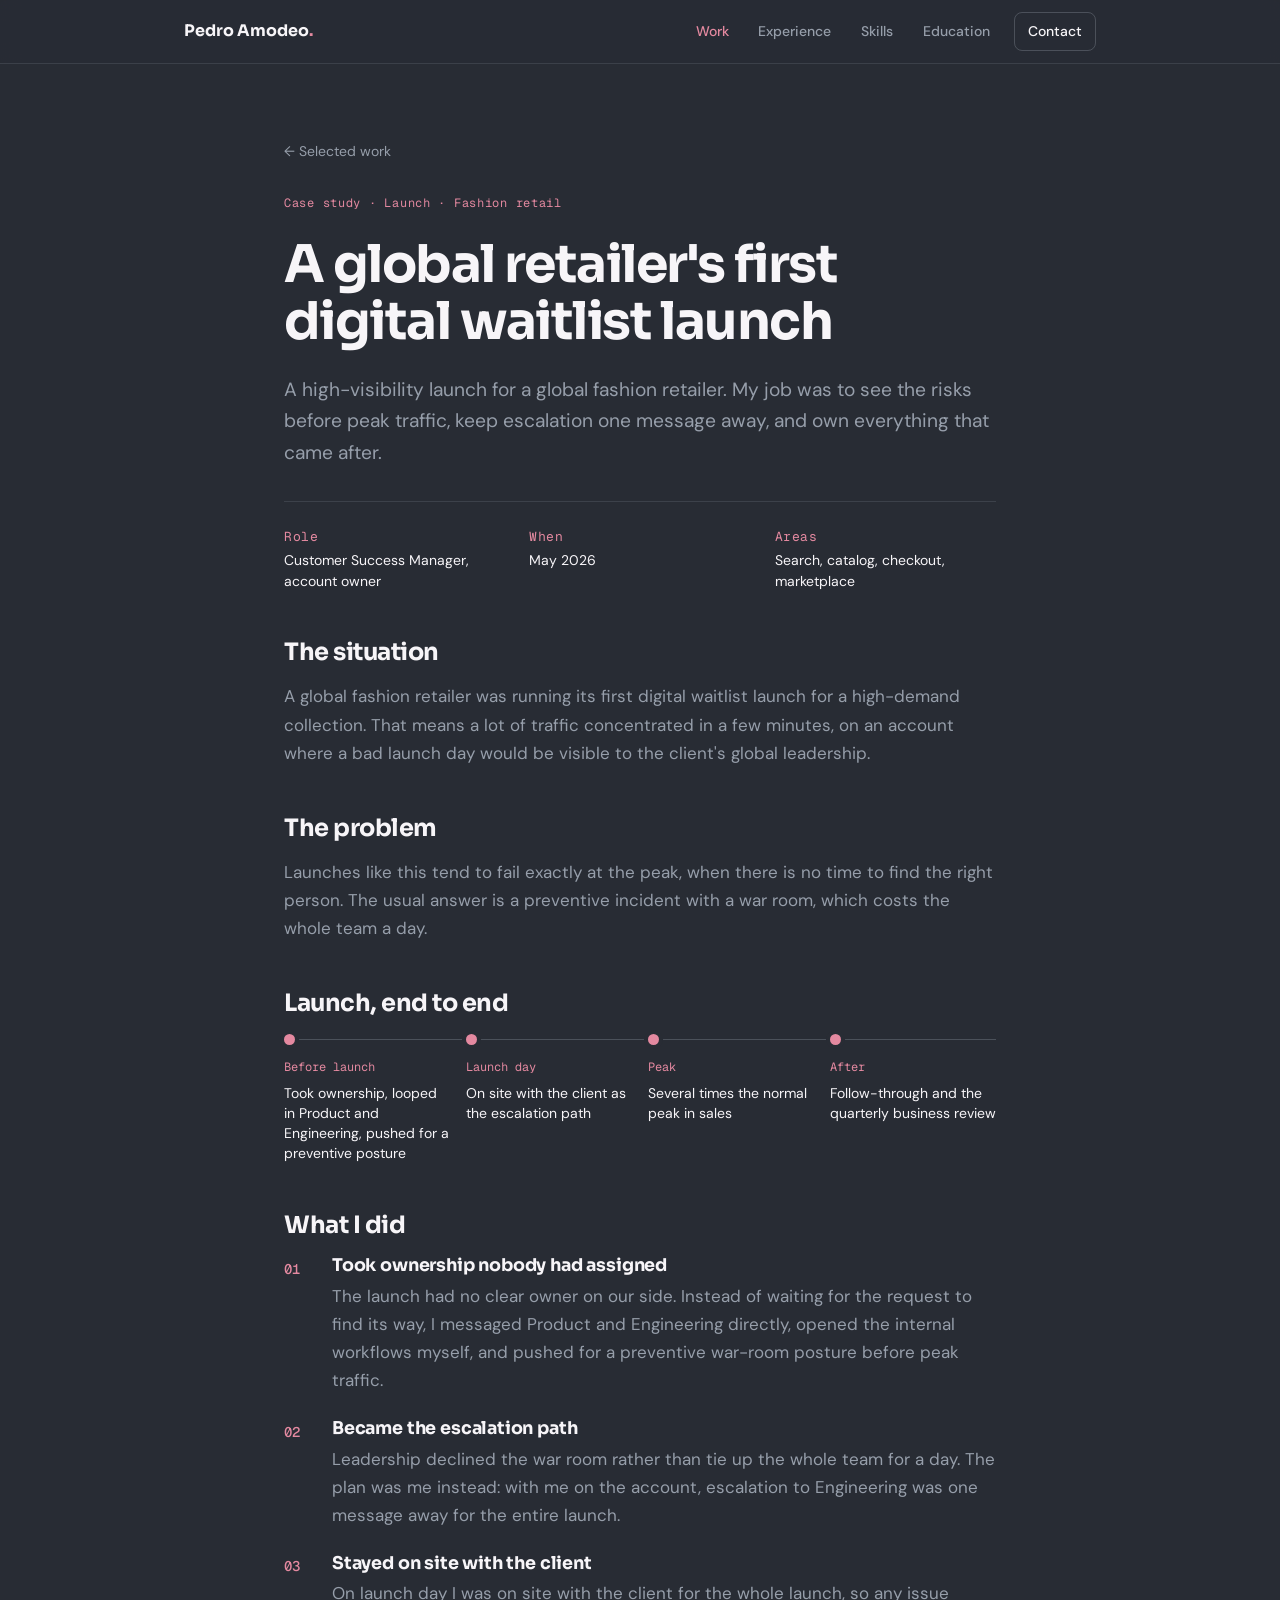
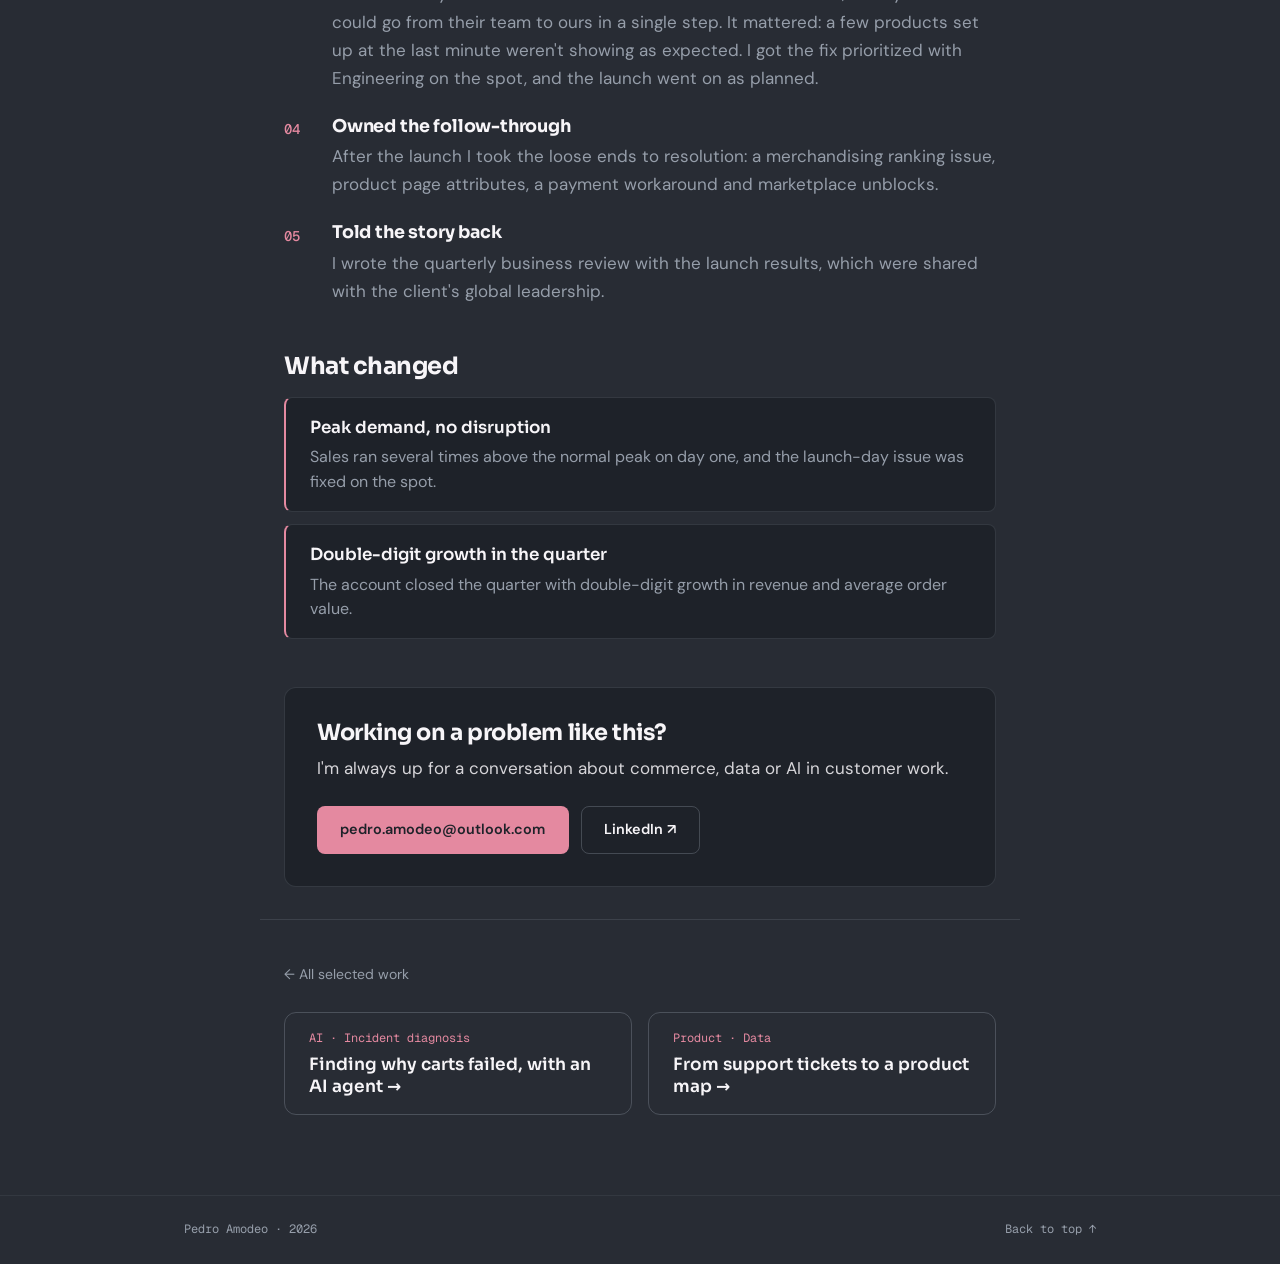
<file: cases/waitlist-launch.html>
<!DOCTYPE html>
<html lang="en">
<head>
  <meta charset="UTF-8">
  <meta name="viewport" content="width=device-width, initial-scale=1.0">
  <title>A global retailer's first digital waitlist launch | Pedro Amodeo</title>
  <meta name="description" content="Case study: anticipating the risks of a high-visibility launch, being the escalation path on the day, and owning the follow-through.">
  <meta name="author" content="Pedro Amodeo">
  <meta name="robots" content="index, follow">
  <meta name="theme-color" content="#282C34">
  <link rel="canonical" href="https://phamodeo.com.br/cases/waitlist-launch.html">

  <meta property="og:title" content="A global retailer's first digital waitlist launch">
  <meta property="og:description" content="Case study by Pedro Amodeo: seeing the risks before peak traffic and owning what came after.">
  <meta property="og:type" content="article">
  <meta property="og:url" content="https://phamodeo.com.br/cases/waitlist-launch.html">
  <meta property="og:image" content="https://phamodeo.com.br/og-image.png?v=3">
  <meta property="og:image:width" content="1200">
  <meta property="og:image:height" content="630">
  <meta name="twitter:card" content="summary_large_image">
  <meta name="twitter:image" content="https://phamodeo.com.br/og-image.png?v=3">

  <link rel="icon" type="image/png" sizes="32x32" href="/favicon-32.png">
  <link rel="icon" type="image/png" sizes="192x192" href="/favicon-192.png">
  <link rel="apple-touch-icon" sizes="180x180" href="/apple-touch-icon.png">
  <link rel="preconnect" href="https://fonts.googleapis.com">
  <link rel="preconnect" href="https://fonts.gstatic.com" crossorigin>
  <link href="https://fonts.googleapis.com/css2?family=DM+Sans:ital,opsz,wght@0,9..40,400..700;1,9..40,400&family=Geist+Mono:wght@400;500&family=Sora:wght@600;700&display=swap" rel="stylesheet">
  <link rel="stylesheet" href="/style.css">
</head>
<body class="case-page">

  <a href="#main" class="skip-link">Skip to content</a>

  <header class="site-header">
    <div class="container header-inner">
      <a href="/" class="brand" aria-label="Pedro Amodeo, home">
        <span class="brand-name">Pedro Amodeo<span class="brand-dot" aria-hidden="true">.</span></span>
      </a>

      <nav class="site-nav" aria-label="Main">
        <ul>
          <li><a href="/#work" aria-current="true">Work</a></li>
          <li><a href="/#experience">Experience</a></li>
          <li><a href="/#skills">Skills</a></li>
          <li><a href="/#education">Education</a></li>
          <li><a href="/#contact" class="nav-cta">Contact</a></li>
        </ul>
      </nav>

      <button type="button" class="nav-hamburger" aria-label="Open menu" aria-expanded="false" aria-controls="nav-drawer">
        <span></span><span></span><span></span>
      </button>
    </div>
  </header>

  <div class="nav-overlay" aria-hidden="true"></div>
  <nav class="nav-drawer" id="nav-drawer" aria-label="Mobile">
    <button type="button" class="nav-drawer-close" aria-label="Close menu">✕</button>
    <ul class="nav-drawer-links">
      <li><a href="/#work">Work</a></li>
      <li><a href="/#experience">Experience</a></li>
      <li><a href="/#skills">Skills</a></li>
      <li><a href="/#education">Education</a></li>
      <li><a href="/#contact">Contact</a></li>
    </ul>
  </nav>

  <main id="main">
    <article class="case-study">

      <header class="cs-hero" id="top">
        <div class="container cs-narrow">
          <a href="/#work" class="cs-back">← Selected work</a>
          <p class="eyebrow">Case study · Launch · Fashion retail</p>
          <h1 class="cs-title">A global retailer's first digital waitlist launch</h1>
          <p class="cs-summary">
            A high-visibility launch for a global fashion retailer. My job was to see the risks before peak
            traffic, keep escalation one message away, and own everything that came after.
          </p>
          <dl class="cs-meta">
            <div><dt>Role</dt><dd>Customer Success Manager, account owner</dd></div>
            <div><dt>When</dt><dd>May 2026</dd></div>
            <div><dt>Areas</dt><dd>Search, catalog, checkout, marketplace</dd></div>
          </dl>
        </div>
      </header>

      <div class="container cs-narrow cs-body">

        <section aria-labelledby="s-situation">
          <h2 id="s-situation">The situation</h2>
          <p>
            A global fashion retailer was running its first digital waitlist launch for a high-demand
            collection. That means a lot of traffic concentrated in a few minutes, on an account where a bad
            launch day would be visible to the client's global leadership.
          </p>
        </section>

        <section aria-labelledby="s-problem">
          <h2 id="s-problem">The problem</h2>
          <p>
            Launches like this tend to fail exactly at the peak, when there is no time to find the right
            person. The usual answer is a preventive incident with a war room, which costs the whole team a day.
          </p>
        </section>

        <section aria-labelledby="s-timeline">
          <h2 id="s-timeline">Launch, end to end</h2>
          <ol class="cs-timeline">
            <li><span class="cs-tl-when">Before launch</span><span class="cs-tl-what">Took ownership, looped in Product and Engineering, pushed for a preventive posture</span></li>
            <li><span class="cs-tl-when">Launch day</span><span class="cs-tl-what">On site with the client as the escalation path</span></li>
            <li><span class="cs-tl-when">Peak</span><span class="cs-tl-what">Several times the normal peak in sales</span></li>
            <li><span class="cs-tl-when">After</span><span class="cs-tl-what">Follow-through and the quarterly business review</span></li>
          </ol>
        </section>

        <section aria-labelledby="s-did">
          <h2 id="s-did">What I did</h2>
          <ol class="cs-steps">
            <li>
              <h3>Took ownership nobody had assigned</h3>
              <p>
                The launch had no clear owner on our side. Instead of waiting for the request to find its way, I
                messaged Product and Engineering directly, opened the internal workflows myself, and pushed for a
                preventive war-room posture before peak traffic.
              </p>
            </li>
            <li>
              <h3>Became the escalation path</h3>
              <p>
                Leadership declined the war room rather than tie up the whole team for a day. The plan was me instead:
                with me on the account, escalation to Engineering was one message away for the entire launch.
              </p>
            </li>
            <li>
              <h3>Stayed on site with the client</h3>
              <p>
                On launch day I was on site with the client for the whole launch, so any issue could go from
                their team to ours in a single step. It mattered: a few products set up at the last minute weren't
                showing as expected. I got the fix prioritized with Engineering on the spot, and the launch went
                on as planned.
              </p>
            </li>
            <li>
              <h3>Owned the follow-through</h3>
              <p>
                After the launch I took the loose ends to resolution: a merchandising ranking issue, product
                page attributes, a payment workaround and marketplace unblocks.
              </p>
            </li>
            <li>
              <h3>Told the story back</h3>
              <p>I wrote the quarterly business review with the launch results, which were shared with the client's global leadership.</p>
            </li>
          </ol>
        </section>

        <section aria-labelledby="s-changed">
          <h2 id="s-changed">What changed</h2>
          <ul class="cs-outcomes">
            <li><strong>Peak demand, no disruption</strong><span>Sales ran several times above the normal peak on day one, and the launch-day issue was fixed on the spot.</span></li>
            <li><strong>Double-digit growth in the quarter</strong><span>The account closed the quarter with double-digit growth in revenue and average order value.</span></li>
          </ul>
        </section>


      </div>

      <section class="container cs-narrow cs-contact-wrap" aria-labelledby="cs-contact-title">
        <div class="cs-contact">
        <h2 id="cs-contact-title">Working on a problem like this?</h2>
        <p>I'm always up for a conversation about commerce, data or AI in customer work.</p>
        <div class="cs-contact-links">
          <a href="mailto:pedro.amodeo@outlook.com" class="btn btn-primary">pedro.amodeo@outlook.com</a>
          <a href="https://www.linkedin.com/in/phamodeo/" target="_blank" rel="noopener noreferrer" class="btn btn-secondary">LinkedIn ↗</a>
        </div>
        </div>
      </section>

      <nav class="cs-more container cs-narrow" aria-label="More cases">
        <a href="/#work" class="cs-more-back">← All selected work</a>
        <div class="cs-more-grid">
          <a href="/cases/ai-agent.html" class="cs-more-card">
            <span class="cs-more-label">AI · Incident diagnosis</span>
            <span class="cs-more-title">Finding why carts failed, with an AI agent →</span>
          </a>
          <a href="/cases/support-tickets.html" class="cs-more-card">
            <span class="cs-more-label">Product · Data</span>
            <span class="cs-more-title">From support tickets to a product map →</span>
          </a>
        </div>
      </nav>

    </article>
  </main>

  <footer class="footer">
    <div class="container">
      <span>Pedro Amodeo · 2026</span>
      <a href="#top">Back to top ↑</a>
    </div>
  </footer>

  <script src="/site.js" defer></script>
</body>
</html>
</file>
<file: style.css>
/* =========================================================
   phamodeo.com.br
   Gunmetal surfaces, rose accent. Vanilla CSS, no build step.
   ========================================================= */

/* === 1. TOKENS === */
:root {
  --bg-primary:     #282C34;
  --bg-secondary:   #1E2229;
  --bg-high:        #3A404A;
  --border:         rgba(150, 158, 170, 0.18);
  --border-strong:  rgba(150, 158, 170, 0.32);
  --accent:         #E489A0;
  --accent-light:   #F3AABC;
  --accent-dim:     rgba(228, 137, 160, 0.10);
  --text-primary:   #F7F5F8;
  --text-secondary: #969EAA;
  --text-muted:     #4E5560;

  --mono:     'Geist Mono', ui-monospace, monospace;
  --sans:     'DM Sans', system-ui, sans-serif;
  --headline: 'Sora', system-ui, sans-serif;

  --fs-xs:   0.75rem;
  --fs-sm:   0.875rem;
  --fs-base: 1.0625rem;
  --fs-lg:   1.25rem;
  --fs-h3:   1.125rem;
  --fs-h2:   clamp(1.75rem, 3.6vw, 2.5rem);
  --fs-h1:   clamp(2.5rem, 8vw, 5rem);

  --space-1: 0.5rem;
  --space-2: 1rem;
  --space-3: 1.5rem;
  --space-4: 2rem;
  --space-5: 3rem;
  --space-6: 5rem;

  --radius:   12px;
  --header-h: 64px;
  --measure:  68ch;
}

/* === 2. RESET & BASE === */
*, *::before, *::after { box-sizing: border-box; margin: 0; padding: 0; }

html {
  scroll-behavior: smooth;
  scroll-padding-top: calc(var(--header-h) + 1rem);
  -webkit-text-size-adjust: 100%;
}

body {
  background: var(--bg-primary);
  color: var(--text-primary);
  font-family: var(--sans);
  font-size: var(--fs-base);
  line-height: 1.65;
  -webkit-font-smoothing: antialiased;
  overflow-x: clip;
}

body.nav-open { overflow: hidden; }

ul, ol { list-style: none; }
a { color: inherit; text-decoration: none; }

h1, h2, h3, h4 {
  font-family: var(--headline);
  font-weight: 700;
  line-height: 1.15;
  letter-spacing: -0.02em;
}

:focus-visible {
  outline: 2px solid var(--accent);
  outline-offset: 3px;
  border-radius: 4px;
}

::selection { background: var(--accent); color: var(--bg-secondary); }

.container {
  max-width: 960px;
  margin: 0 auto;
  padding: 0 var(--space-3);
}

.skip-link {
  position: absolute;
  left: var(--space-2);
  top: -100px;
  z-index: 500;
  background: var(--accent);
  color: var(--bg-secondary);
  font-weight: 600;
  padding: 0.6rem 1rem;
  border-radius: 8px;
}
.skip-link:focus { top: var(--space-2); }

/* === 3. HEADER & NAV === */
.site-header {
  position: sticky;
  top: 0;
  z-index: 100;
  height: var(--header-h);
  background: rgba(40, 44, 52, 0.85);
  backdrop-filter: saturate(140%) blur(10px);
  -webkit-backdrop-filter: saturate(140%) blur(10px);
  border-bottom: 1px solid var(--border);
}

.header-inner {
  height: 100%;
  display: flex;
  align-items: center;
  justify-content: space-between;
  gap: var(--space-3);
}

.brand {
  display: inline-flex;
  align-items: center;
  gap: 0.65rem;
  font-family: var(--headline);
  font-weight: 700;
  font-size: 1rem;
}

.brand-dot { color: var(--accent); }

.site-nav ul {
  display: flex;
  align-items: center;
  gap: 0.25rem;
}

.site-nav a {
  display: block;
  padding: 0.45rem 0.8rem;
  border-radius: 8px;
  font-size: var(--fs-sm);
  font-weight: 500;
  color: var(--text-secondary);
  transition: color 0.15s ease, background 0.15s ease;
}

.site-nav a:hover { color: var(--text-primary); }
.site-nav a[aria-current="true"] { color: var(--accent); }

.site-nav .nav-cta {
  color: var(--text-primary);
  border: 1px solid var(--border-strong);
  margin-left: 0.5rem;
}
.site-nav .nav-cta:hover { border-color: var(--accent); color: var(--accent); }

/* Mobile drawer */
.nav-hamburger, .nav-drawer-close {
  appearance: none;
  background: none;
  font: inherit;
  color: inherit;
}

.nav-hamburger {
  display: none;
  cursor: pointer;
  flex-direction: column;
  justify-content: center;
  gap: 5px;
  width: 42px;
  height: 42px;
  padding: 0 10px;
  border: 1px solid var(--border-strong);
  border-radius: 8px;
}
.nav-hamburger:hover { border-color: var(--accent); }
.nav-hamburger span { display: block; height: 2px; background: var(--text-primary); }

.nav-overlay {
  display: none;
  position: fixed;
  inset: 0;
  background: rgba(0, 0, 0, 0.6);
  z-index: 150;
}

.nav-drawer {
  position: fixed;
  top: 0;
  right: 0;
  height: 100dvh;
  width: min(280px, 80vw);
  background: var(--bg-secondary);
  border-left: 1px solid var(--accent);
  z-index: 200;
  transform: translateX(100%);
  visibility: hidden;
  /* Hide only after the slide-out finishes; show instantly on open. */
  transition: transform 0.3s cubic-bezier(0.4, 0, 0.2, 1), visibility 0s linear 0.3s;
  padding: 5rem 2rem 2rem;
}

.nav-drawer-close {
  position: absolute;
  top: 1rem;
  right: 1rem;
  width: 44px;
  height: 44px;
  border: none;
  border-radius: 8px;
  cursor: pointer;
  color: var(--text-secondary);
  font-size: 1rem;
}
.nav-drawer-close:hover { color: var(--accent); }

.nav-drawer-links { display: flex; flex-direction: column; gap: 1.5rem; }
.nav-drawer-links a {
  font-family: var(--headline);
  font-size: 1.5rem;
  font-weight: 700;
  color: var(--text-secondary);
}
.nav-drawer-links a:hover { color: var(--accent); }

.nav-open .nav-overlay { display: block; }
.nav-open .nav-drawer {
  transform: translateX(0);
  visibility: visible;
  transition: transform 0.3s cubic-bezier(0.4, 0, 0.2, 1), visibility 0s;
}

/* === 4. SECTIONS === */
section { padding: var(--space-6) 0; }
section + section { border-top: 1px solid rgba(150, 158, 170, 0.1); }

.section-head { margin-bottom: var(--space-4); }

.section-index {
  font-family: var(--mono);
  font-size: var(--fs-xs);
  color: var(--accent);
  letter-spacing: 0.08em;
  margin-bottom: 0.5rem;
}

.section-head h2,
.contact h2 { font-size: var(--fs-h2); }

.section-lede {
  margin-top: 0.75rem;
  color: var(--text-secondary);
  max-width: 52ch;
}

.subhead {
  font-family: var(--sans);
  font-size: var(--fs-xs);
  font-weight: 600;
  letter-spacing: 0.1em;
  text-transform: uppercase;
  color: var(--text-secondary);
  margin-bottom: var(--space-2);
}

.card {
  background: var(--bg-secondary);
  border: 1px solid var(--border);
  border-radius: var(--radius);
  padding: var(--space-3);
}

/* === 5. HERO === */
.hero { padding: clamp(4rem, 10vh, 7rem) 0 var(--space-6); }

.hero-main {
  display: grid;
  grid-template-columns: minmax(0, 1fr) 260px;
  gap: var(--space-5);
  align-items: center;
}

.hero-photo {
  width: 100%;
  height: auto;
  aspect-ratio: 4 / 5;
  object-fit: cover;
  border-radius: 20px;
  border: 1px solid var(--border-strong);
  box-shadow: 0 24px 60px rgba(0, 0, 0, 0.35);
  background: var(--bg-secondary);
}

.eyebrow {
  font-family: var(--mono);
  font-size: var(--fs-xs);
  letter-spacing: 0.06em;
  color: var(--accent);
  margin-bottom: var(--space-3);
}

.hero-name {
  font-size: var(--fs-h1);
  letter-spacing: -0.035em;
  line-height: 1.02;
  margin-bottom: 0.75rem;
}

.hero-tagline {
  font-family: var(--headline);
  font-size: clamp(1.25rem, 2.8vw, 1.9rem);
  font-weight: 600;
  color: var(--accent);
  letter-spacing: -0.01em;
  margin-bottom: var(--space-3);
}

.hero-bio {
  max-width: 58ch;
  color: var(--text-secondary);
  font-size: 1.125rem;
  margin-bottom: var(--space-4);
}

.hero-ctas { display: flex; gap: 0.75rem; flex-wrap: wrap; }

.glance {
  display: grid;
  grid-template-columns: repeat(3, minmax(0, 1fr));
  margin-top: var(--space-6);
  border-top: 1px solid var(--border);
}

.glance li {
  padding: var(--space-3) var(--space-3) 0 0;
  display: flex;
  flex-direction: column;
  gap: 0.35rem;
}
.glance li + li { padding-left: var(--space-3); border-left: 1px solid var(--border); }

.glance-value {
  font-family: var(--headline);
  font-size: 1.15rem;
  font-weight: 700;
  color: var(--text-primary);
  letter-spacing: -0.01em;
  line-height: 1.25;
}

.glance-label {
  font-size: var(--fs-sm);
  color: var(--text-secondary);
  line-height: 1.55;
}

.glance-example {
  margin-top: 0.4rem;
  padding-left: 0.75rem;
  border-left: 2px solid var(--accent);
  font-size: var(--fs-sm);
  color: var(--text-primary);
  line-height: 1.55;
}

/* === 6. BUTTONS === */
.btn {
  display: inline-flex;
  align-items: center;
  justify-content: center;
  min-height: 44px;
  font-size: 0.9rem;
  font-weight: 600;
  padding: 0.7rem 1.4rem;
  border-radius: 8px;
  border: 1px solid transparent;
  transition: transform 0.15s ease, box-shadow 0.15s ease, border-color 0.15s ease, color 0.15s ease;
}

.btn-primary { background: var(--accent); color: var(--bg-secondary); }
.btn-primary:hover { background: var(--accent-light); box-shadow: 0 8px 24px rgba(228, 137, 160, 0.3); }

.btn-secondary { border-color: var(--border-strong); color: var(--text-primary); }
.btn-secondary:hover { border-color: var(--accent); color: var(--accent); }

.btn-ghost { border-color: var(--border); color: var(--text-primary); }
.btn-ghost:hover { border-color: var(--accent); color: var(--accent); }

.print-only { display: none; }

/* === 7. SELECTED WORK === */
.cases {
  display: grid;
  grid-template-columns: repeat(2, minmax(0, 1fr));
  gap: var(--space-3);
}

.case {
  background: var(--bg-secondary);
  border: 1px solid var(--border);
  border-radius: var(--radius);
  padding: var(--space-4) var(--space-3) var(--space-3);
  display: flex;
  flex-direction: column;
  gap: 0.85rem;
  position: relative;
  overflow: hidden;
}

.case::before {
  content: '';
  position: absolute;
  inset: 0 0 auto 0;
  height: 2px;
  background: var(--accent);
}

.case-kicker {
  font-family: var(--mono);
  font-size: var(--fs-xs);
  color: var(--accent);
  letter-spacing: 0.04em;
}

.case h3 { font-size: 1.2rem; }

/* Featured case: full width, photo beside the text */
.case--featured {
  grid-column: 1 / -1;
  display: grid;
  grid-template-columns: minmax(0, 0.9fr) minmax(0, 1fr);
  padding: 0;
  gap: 0;
}

.case-photo {
  width: 100%;
  height: 100%;
  min-height: 320px;
  object-fit: cover;
  object-position: 45% 30%;
  display: block;
  background: var(--bg-high);
}

.case-body {
  padding: var(--space-4) var(--space-4) var(--space-3);
  display: flex;
  flex-direction: column;
  gap: 0.85rem;
}

.case--featured::before { z-index: 1; }

.case p:not(.case-kicker):not(.case-outcome) {
  color: var(--text-secondary);
  font-size: 0.975rem;
}

.case-outcome {
  margin-top: auto;
  padding-top: 0.85rem;
  border-top: 1px solid var(--border);
  font-size: 0.95rem;
  font-weight: 500;
  color: var(--text-primary);
}

/* === 8. EXPERIENCE === */
/* Two columns on desktop: employer on the left, roles on the right.
   The right column keeps a comfortable line length while the section
   still uses the full container width. */
.timeline { display: flex; flex-direction: column; }

.employer {
  display: grid;
  grid-template-columns: 220px minmax(0, 1fr);
  gap: var(--space-4);
  padding: var(--space-4) 0;
  border-top: 1px solid var(--border);
}
.employer:first-child { border-top: none; padding-top: 0; }
.employer:last-child { padding-bottom: 0; }

.employer-body, .case-body, .hero-text { min-width: 0; }

.employer-head {
  display: flex;
  flex-direction: column;
  gap: 0.25rem;
  align-self: start;
}

.employer-name { font-size: 1.35rem; }

.employer-meta {
  font-size: var(--fs-sm);
  color: var(--text-secondary);
  line-height: 1.5;
}

.employer-period {
  margin-top: 0.35rem;
  font-family: var(--mono);
  font-size: var(--fs-xs);
  color: var(--accent);
}

.employer-note {
  font-size: var(--fs-sm);
  color: var(--text-secondary);
  font-style: italic;
  margin-bottom: var(--space-3);
}

.role { padding-bottom: var(--space-3); }
.role + .role { padding-top: var(--space-3); border-top: 1px solid rgba(150, 158, 170, 0.1); }
.role:last-child { padding-bottom: 0; }

.role-head {
  display: flex;
  justify-content: space-between;
  align-items: baseline;
  gap: var(--space-2);
  flex-wrap: wrap;
  margin-bottom: 0.6rem;
}

.role-title {
  font-family: var(--sans);
  font-size: var(--fs-h3);
  font-weight: 600;
  letter-spacing: 0;
}

.role-period {
  font-family: var(--mono);
  font-size: var(--fs-xs);
  color: var(--text-secondary);
  white-space: nowrap;
}

.role-desc {
  color: var(--text-secondary);
  font-size: 0.975rem;
  margin-bottom: 0.85rem;
}

.bullets { display: flex; flex-direction: column; gap: 0.75rem; max-width: 64ch; }
.bullets strong { color: var(--text-primary); font-weight: 600; }

.bullets li {
  position: relative;
  padding-left: 1.1rem;
  color: var(--text-secondary);
  font-size: 0.975rem;
}

.bullets li::before {
  content: '';
  position: absolute;
  left: 0;
  top: 0.68em;
  width: 5px;
  height: 5px;
  border-radius: 50%;
  background: var(--accent);
}

/* === 9. SKILLS === */
.skills-grid {
  display: grid;
  grid-template-columns: repeat(2, minmax(0, 1fr));
  gap: var(--space-2);
}

.skill-group h3 {
  font-size: 1rem;
  margin-bottom: var(--space-2);
}

.tags { display: flex; flex-wrap: wrap; gap: 0.4rem; }

.tags li {
  font-family: var(--mono);
  font-size: 0.8125rem;
  color: var(--text-secondary);
  border: 1px solid var(--border);
  border-radius: 6px;
  padding: 0.25rem 0.6rem;
}

/* === 10. EDUCATION === */
.edu-grid {
  display: grid;
  grid-template-columns: repeat(3, minmax(0, 1fr));
  gap: var(--space-2);
}

.edu-grid .subhead { margin-bottom: 0.75rem; }

.item-title { font-weight: 600; color: var(--text-primary); line-height: 1.4; }
.item-meta { margin-top: 0.3rem; font-size: var(--fs-sm); color: var(--text-secondary); }

.lang-list { display: flex; flex-direction: column; gap: 0.3rem; font-size: 0.95rem; color: var(--text-secondary); }
.lang-list strong { color: var(--text-primary); font-weight: 600; margin-right: 0.35rem; }

/* === 11. CONTACT === */
.contact { text-align: center; }
.contact h2 { max-width: 20ch; margin: 0 auto var(--space-4); }

.contact-links {
  display: flex;
  gap: 0.75rem;
  justify-content: center;
  flex-wrap: wrap;
  margin-bottom: var(--space-3);
}

.contact-location {
  font-family: var(--mono);
  font-size: var(--fs-xs);
  color: var(--text-secondary);
}

/* === 12. FOOTER === */
.footer {
  border-top: 1px solid rgba(150, 158, 170, 0.1);
  padding: var(--space-3) 0;
  font-family: var(--mono);
  font-size: var(--fs-xs);
  color: var(--text-secondary);
}
.footer .container { display: flex; justify-content: space-between; gap: var(--space-2); }
.footer a { display: inline-flex; align-items: center; min-height: 44px; margin: -12px 0; }
.footer a:hover { color: var(--accent); }

/* === 13. MOTION (only when the user allows it) === */
@media (prefers-reduced-motion: no-preference) {
  @keyframes fade-up {
    from { opacity: 0; transform: translateY(16px); }
    to   { opacity: 1; transform: translateY(0); }
  }

  /* Hero entrance moves content only; it never hides it, so the page
     still reads if animations are paused or never start. */
  @keyframes rise {
    from { transform: translateY(14px); }
    to   { transform: translateY(0); }
  }

  .hero-text > *, .hero-photo, .glance { animation: rise 0.6s ease both; }
  .hero-text > *:nth-child(2) { animation-delay: 0.08s; }
  .hero-text > *:nth-child(3) { animation-delay: 0.16s; }
  .hero-text > *:nth-child(4) { animation-delay: 0.24s; }
  .hero-text > *:nth-child(5) { animation-delay: 0.32s; }
  .hero-photo { animation-delay: 0.2s; }
  .glance { animation-delay: 0.4s; }

  .btn:hover { transform: translateY(-2px); }

  @supports (animation-timeline: view()) {
    .section-head, .case, .employer, .skill-group {
      animation: fade-up linear both;
      animation-timeline: view();
      animation-range: entry 0% entry 30%;
    }
  }
}

@media (prefers-reduced-motion: reduce) {
  html { scroll-behavior: auto; }
}

/* === 14. RESPONSIVE === */
@media (max-width: 860px) {
  .site-nav { display: none; }
  .nav-hamburger { display: flex; }
}

@media (max-width: 768px) {
  :root { --space-6: 3.5rem; }

  .container { padding: 0 var(--space-2); }

  .glance { margin-top: var(--space-5); }
  .glance li { padding: var(--space-3) 0; }
  .glance li + li { padding-left: 0; border-left: none; border-top: 1px solid var(--border); }

  .cases, .skills-grid, .edu-grid, .glance { grid-template-columns: minmax(0, 1fr); }

  .hero-main { grid-template-columns: minmax(0, 1fr); gap: var(--space-3); }
  .hero { padding-top: 2rem; }
  .hero-photo { order: -1; width: 120px; border-radius: 16px; box-shadow: none; }

  .case--featured { grid-template-columns: minmax(0, 1fr); }
  .case-photo { min-height: 0; height: auto; aspect-ratio: 4 / 3; }
  .case-body { padding: var(--space-3); }

  .employer { grid-template-columns: minmax(0, 1fr); gap: var(--space-2); }

  .role-head { flex-direction: column; gap: 0.2rem; }
}

@media (max-width: 480px) {
  .contact-links .btn { flex: 1 1 100%; }
  /* Primary CTA full width, LinkedIn and Export share the next row */
  .hero-ctas .btn-primary { flex: 1 1 100%; }
  .hero-ctas .btn-secondary, .hero-ctas .btn-ghost { flex: 1 1 calc(50% - 0.375rem); }
  .footer .container { flex-direction: column; align-items: center; }
}

/* === 15. PRINT === */
@media print {
  :root {
    --text-primary: #000;
    --text-secondary: #333;
    --bg-primary: #fff;
    --bg-secondary: #fff;
    --border: #ddd;
    --border-strong: #ccc;
    --accent: #8a3050;
  }
  @page { margin: 1.6cm; }
  html { scroll-behavior: auto; font-size: 15px; }
  body { background: #fff; }
  a { color: inherit; }

  /* Navigation, buttons and the contact block go; the CV carries its own contact line. */
  .site-header, .nav-drawer, .nav-overlay, .skip-link, .hero-ctas, .footer,
  .section-index, .glance-example, .case-photo, .contact,
  .cs-figure, .cs-contact-wrap, .cs-more { display: none; }
  .print-only { display: block; }
  .hero-contact { font-family: var(--mono); font-size: 0.8rem; color: var(--text-secondary); margin-bottom: 1rem; }

  .hero { padding: 0 0 1.25rem; }
  .hero-main { grid-template-columns: minmax(0, 1fr) 90px; gap: 1.5rem; }
  .hero-photo { width: 90px; border-radius: 10px; box-shadow: none; }
  .glance { margin-top: 1.25rem; }

  section { padding: 1.1rem 0; }
  .case, .card, .employer, .role, .glance li { break-inside: avoid; }
  .case--featured, .employer { grid-template-columns: minmax(0, 1fr); gap: 0.5rem; }
  .case-body { padding: 0; }
  /* Case links print as the URL a reader can type. */
  .case-link::after { content: " phamodeo.com.br/" attr(href); position: static; inset: auto; font-weight: 400; color: var(--text-secondary); }
  .cs-back::after { content: " · phamodeo.com.br"; }
  .hero-text > *, .hero-photo, .glance, .section-head, .case, .employer, .skill-group { animation: none; }
}

/* === 16. CASE STUDY PAGES === */
.cs-narrow { max-width: 760px; }

.cs-hero { padding: clamp(2.5rem, 8vh, 5rem) 0 var(--space-4); border-top: none; }

.cs-back {
  display: inline-flex;
  align-items: center;
  min-height: 44px;
  margin: -12px 0 calc(var(--space-4) - 12px);
  font-size: var(--fs-sm);
  color: var(--text-secondary);
}
.cs-back:hover { color: var(--accent); }

.cs-title {
  font-size: clamp(2rem, 5.5vw, 3.25rem);
  letter-spacing: -0.03em;
  line-height: 1.08;
  margin-bottom: var(--space-3);
}

.cs-summary {
  font-size: 1.2rem;
  color: var(--text-secondary);
  max-width: 60ch;
  margin-bottom: var(--space-4);
}

.cs-meta {
  display: grid;
  grid-template-columns: repeat(auto-fit, minmax(150px, 1fr));
  gap: var(--space-2) var(--space-3);
  padding-top: var(--space-3);
  border-top: 1px solid var(--border);
}
.cs-meta dt {
  font-family: var(--mono);
  font-size: 0.8125rem;
  color: var(--accent);
  letter-spacing: 0.04em;
  margin-bottom: 0.2rem;
}
.cs-meta dd { font-size: var(--fs-sm); color: var(--text-primary); line-height: 1.45; }

.cs-hero + .cs-body { padding-top: var(--space-2); }
.cs-figure { margin-bottom: var(--space-5); }
.cs-figure img {
  width: 100%;
  height: auto;
  max-height: 460px;
  object-fit: cover;
  object-position: center 25%;
  border-radius: var(--radius);
  border: 1px solid var(--border);
  display: block;
}
.cs-figure figcaption {
  margin-top: 0.6rem;
  font-size: var(--fs-sm);
  color: var(--text-secondary);
}

.cs-body section { padding: 0 0 var(--space-5); border-top: none; }
.cs-body section + section { border-top: none; }
.cs-body h2 { font-size: 1.5rem; margin-bottom: var(--space-2); }
.cs-body p { color: var(--text-secondary); max-width: var(--measure); }
.cs-body p + p { margin-top: 0.85rem; }

.cs-steps { counter-reset: step; display: flex; flex-direction: column; gap: var(--space-3); }
.cs-steps li {
  counter-increment: step;
  position: relative;
  padding-left: 3rem;
}
.cs-steps li::before {
  content: counter(step, decimal-leading-zero);
  position: absolute;
  left: 0;
  top: 0.15rem;
  font-family: var(--mono);
  font-size: var(--fs-sm);
  font-weight: 500;
  color: var(--accent);
}
.cs-steps h3 { font-size: 1.1rem; margin-bottom: 0.4rem; letter-spacing: -0.01em; }

.cs-outcomes { display: flex; flex-direction: column; gap: 0.75rem; }
.cs-outcomes li strong {
  display: block;
  font-family: var(--headline);
  font-size: 1.05rem;
  font-weight: 600;
  color: var(--text-primary);
  margin-bottom: 0.25rem;
}
.cs-outcomes li span { display: block; font-size: 1rem; color: var(--text-secondary); line-height: 1.55; }
.cs-outcomes li {
  font-size: 1.125rem;
  padding: var(--space-2) var(--space-3);
  background: var(--bg-secondary);
  border: 1px solid var(--border);
  border-left: 2px solid var(--accent);
  border-radius: 8px;
  color: var(--text-primary);
}

.cs-timeline {
  display: grid;
  grid-template-columns: repeat(4, minmax(0, 1fr));
  gap: var(--space-2);
  position: relative;
}
.cs-timeline::before {
  content: '';
  position: absolute;
  left: 0;
  right: 0;
  top: 5px;
  height: 1px;
  background: var(--border-strong);
}
.cs-timeline li { position: relative; padding-top: var(--space-3); display: flex; flex-direction: column; gap: 0.3rem; }
.cs-timeline li::before {
  content: '';
  position: absolute;
  top: 0;
  left: 0;
  width: 11px;
  height: 11px;
  border-radius: 50%;
  background: var(--accent);
  box-shadow: 0 0 0 4px var(--bg-primary);
}
.cs-tl-when { font-family: var(--mono); font-size: var(--fs-xs); color: var(--accent); }
.cs-tl-what { font-size: var(--fs-sm); color: var(--text-primary); line-height: 1.45; }

.cs-more {
  padding-top: var(--space-4);
  padding-bottom: var(--space-6);
  border-top: 1px solid var(--border);
}
.cs-more-back {
  display: inline-flex;
  align-items: center;
  min-height: 44px;
  margin-bottom: var(--space-2);
  font-size: var(--fs-sm);
  color: var(--text-secondary);
}
.cs-more-back:hover { color: var(--accent); }
.cs-more-grid { display: grid; grid-template-columns: repeat(2, minmax(0, 1fr)); gap: var(--space-2); }
.cs-more-card {
  display: flex;
  flex-direction: column;
  gap: 0.3rem;
  padding: var(--space-2) var(--space-3);
  border: 1px solid var(--border-strong);
  border-radius: var(--radius);
  transition: border-color 0.15s ease;
}
.cs-more-card:hover { border-color: var(--accent); }
.cs-more-card:hover .cs-more-title { color: var(--accent); }
.cs-more-label { font-family: var(--mono); font-size: var(--fs-xs); color: var(--accent); }
.cs-more-title { font-family: var(--headline); font-weight: 600; line-height: 1.3; transition: color 0.15s ease; }

/* Context file excerpt */
.cs-code {
  margin-top: var(--space-2);
  background: var(--bg-secondary);
  border: 1px solid var(--border);
  border-radius: var(--radius);
  overflow: hidden;
}
.cs-code figcaption {
  padding: 0.55rem 1rem;
  border-bottom: 1px solid var(--border);
  font-family: var(--mono);
  font-size: var(--fs-xs);
  color: var(--text-secondary);
}
.cs-code pre {
  margin: 0;
  padding: 1rem;
  overflow-x: auto;
  font-family: var(--mono);
  font-size: 0.8125rem;
  line-height: 1.7;
  color: var(--text-primary);
}
.cs-code .c-h { color: var(--accent); }
.cs-code .c-w { color: var(--accent-light); }

/* Agent flow: in, agent steps, out */
.cs-flow {
  display: grid;
  grid-template-columns: minmax(0, 1fr) minmax(0, 1.3fr) minmax(0, 1fr);
  gap: var(--space-2);
}
.cs-flow-col {
  background: var(--bg-secondary);
  border: 1px solid var(--border);
  border-radius: var(--radius);
  padding: var(--space-2) var(--space-2) var(--space-3);
}
.cs-flow-col--main { border-color: var(--accent); }
.cs-flow-label {
  font-family: var(--mono);
  font-size: var(--fs-xs);
  color: var(--accent) !important;
  margin-bottom: 0.6rem;
}
.cs-flow ul, .cs-flow ol { display: flex; flex-direction: column; gap: 0.45rem; }
.cs-flow li { font-size: var(--fs-sm); color: var(--text-primary); line-height: 1.4; }
.cs-flow ol { counter-reset: flow; }
.cs-flow ol li { counter-increment: flow; padding-left: 1.6rem; position: relative; }
.cs-flow ol li::before {
  content: counter(flow);
  position: absolute;
  left: 0;
  font-family: var(--mono);
  font-size: var(--fs-xs);
  color: var(--accent);
  top: 0.1rem;
}
@media (max-width: 768px) {
  .cs-flow { grid-template-columns: minmax(0, 1fr); }
  .cs-code pre { white-space: pre-wrap; overflow-wrap: anywhere; }
}

/* Ticket funnel: narrowing bars, no figures */
.cs-funnel { display: flex; flex-direction: column; gap: 0.6rem; }
.cs-funnel li {
  width: var(--w);
  min-width: 220px;
  max-width: 100%;
  padding: 0.75rem 1rem;
  background: var(--bg-secondary);
  border: 1px solid var(--border);
  border-left: 3px solid var(--accent);
  border-radius: 8px;
}
.cs-funnel li:last-child { border-color: var(--accent); }
.cs-funnel-label { font-size: var(--fs-sm); color: var(--text-primary); }
@media (max-width: 480px) {
  .cs-funnel li { min-width: 0; width: calc(60% + var(--w) * 0.4); }
}

/* In-text links on the home page */
.glance-link, .bullets a {
  color: var(--accent);
  text-decoration: underline;
  text-decoration-thickness: 1px;
  text-underline-offset: 3px;
}
.glance-link { white-space: nowrap; font-weight: 600; }
.glance-link:hover, .bullets a:hover { color: var(--accent-light); }
.case--linked:hover h3 { color: var(--accent); }
.case--linked h3 { transition: color 0.15s ease; }

.cs-note { margin-top: 0.6rem; font-size: var(--fs-xs); font-family: var(--mono); }
.cs-quote {
  margin-top: 0.6rem;
  padding: var(--space-2) var(--space-3);
  border-left: 2px solid var(--accent);
  background: var(--bg-secondary);
  border-radius: 0 8px 8px 0;
  font-family: var(--headline);
  font-weight: 600;
  font-size: 1.1rem;
  line-height: 1.4;
  color: var(--text-primary);
}

/* Narrow phones: step number above the title, text uses the full width */
@media (max-width: 600px) {
  .cs-steps li { padding-left: 0; }
  .cs-steps li::before { position: static; display: block; margin-bottom: 0.3rem; }
}

/* Contact row at the end of each case */
.cs-contact-wrap { margin-bottom: var(--space-4); }
.cs-contact {
  padding: var(--space-4);
  background: var(--bg-secondary);
  border: 1px solid var(--border);
  border-radius: var(--radius);
}
.cs-contact h2 { font-size: 1.4rem; margin-bottom: 0.5rem; text-wrap: balance; }
.cs-contact p { color: var(--text-primary); opacity: 0.85; margin-bottom: var(--space-3); }
.cs-contact-links { display: flex; gap: 0.75rem; flex-wrap: wrap; }
@media (max-width: 480px) {
  .cs-contact { padding: var(--space-3); }
  .cs-contact-links .btn { flex: 1 1 100%; }
  .cs-funnel li { width: calc(30% + var(--w) * 0.7); }
}

/* Draft-only gap markers; must not exist when publishing */
.todo {
  padding: 0.6rem 0.9rem;
  border: 1px dashed var(--accent);
  border-radius: 8px;
  color: var(--accent) !important;
  font-size: var(--fs-sm);
}

/* Home: case cards link to their pages */
.case-link {
  margin-top: 0.35rem;
  font-size: var(--fs-sm);
  font-weight: 600;
  color: var(--accent);
}
.case--linked { position: relative; transition: border-color 0.15s ease; }
.case--linked:hover { border-color: var(--accent); }
.case--linked .case-link::after { content: ''; position: absolute; inset: 0; z-index: 2; }
.case--linked:focus-within { outline: 2px solid var(--accent); outline-offset: 3px; }
.case--linked .case-link:focus-visible { outline: none; }

@media (max-width: 768px) {
  .cs-timeline { grid-template-columns: minmax(0, 1fr); gap: var(--space-3); padding-left: var(--space-3); }
  .cs-timeline::before { left: 5px; right: auto; top: 0; bottom: 0; width: 1px; height: auto; }
  .cs-timeline li { padding-top: 0; }
  .cs-timeline li::before { left: calc(-1 * var(--space-3)); top: 0.2rem; }
  .cs-more-grid { grid-template-columns: minmax(0, 1fr); }
}
</file>
